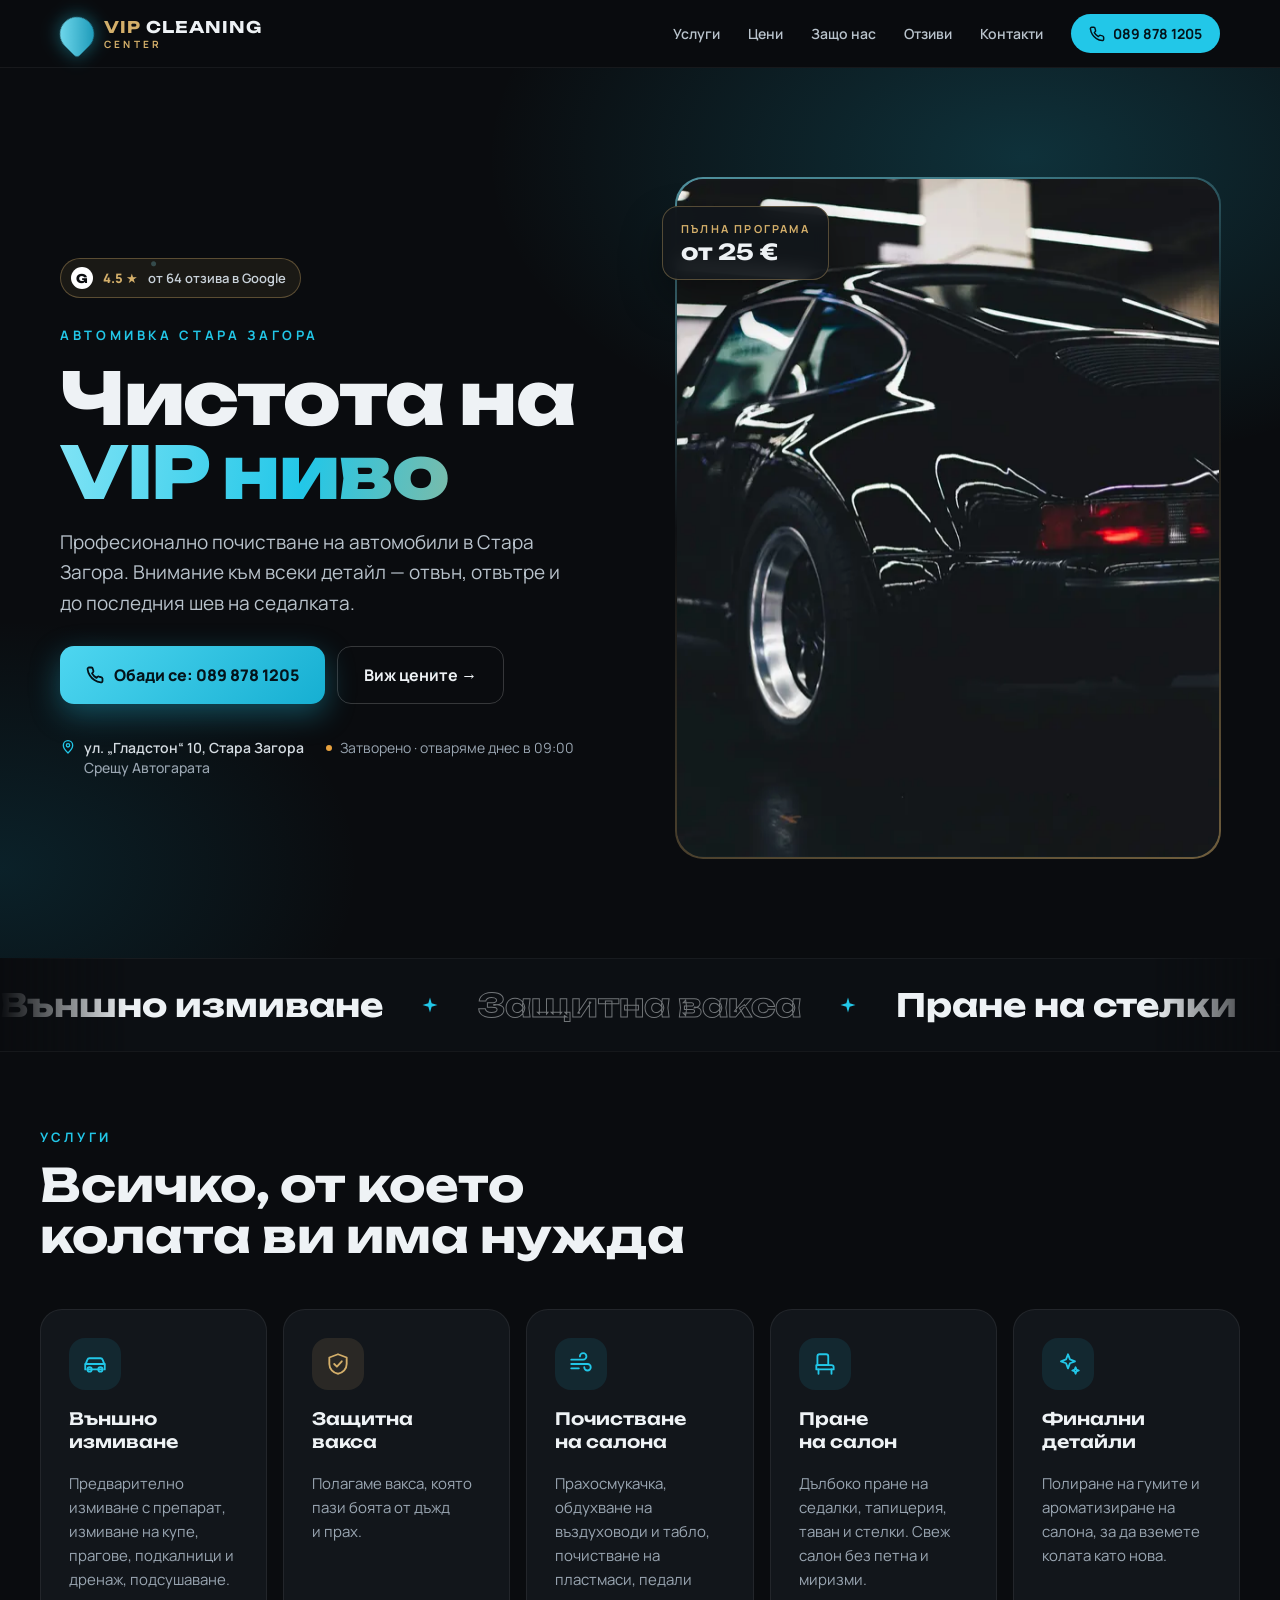
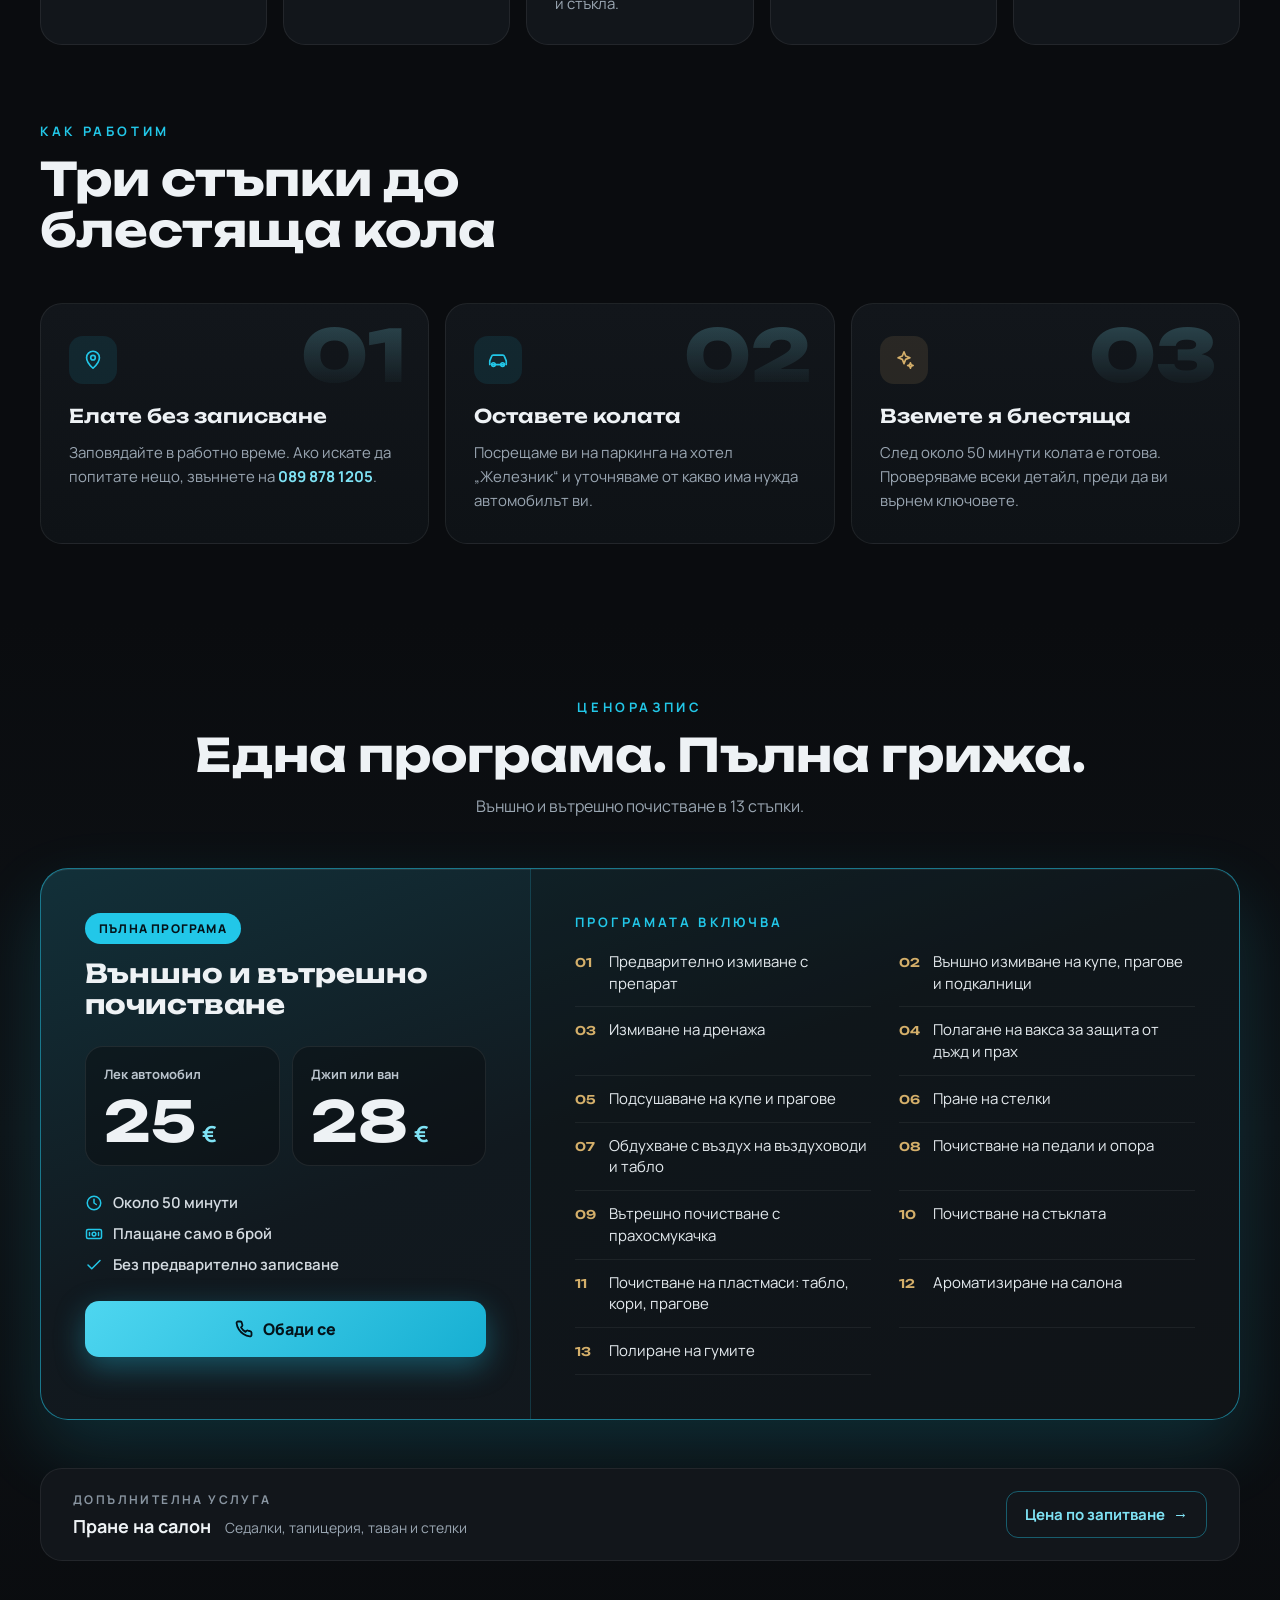
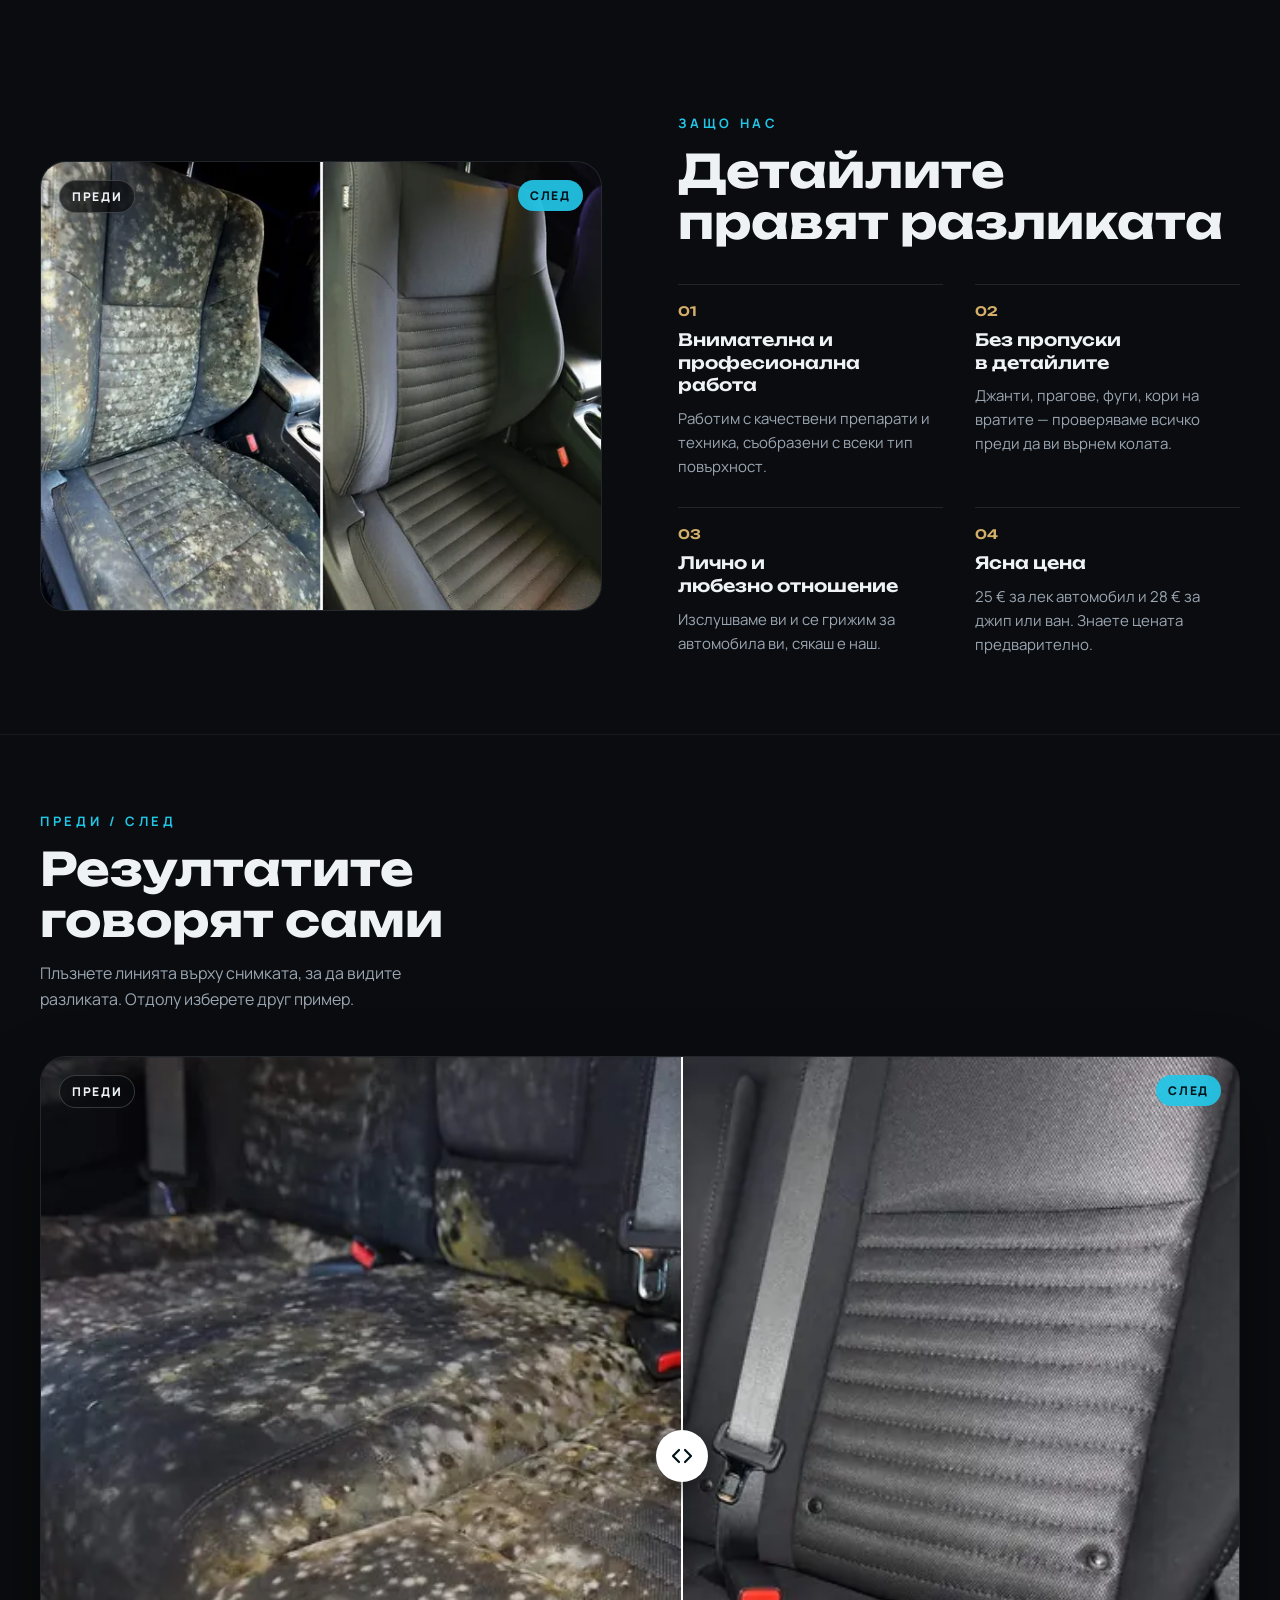
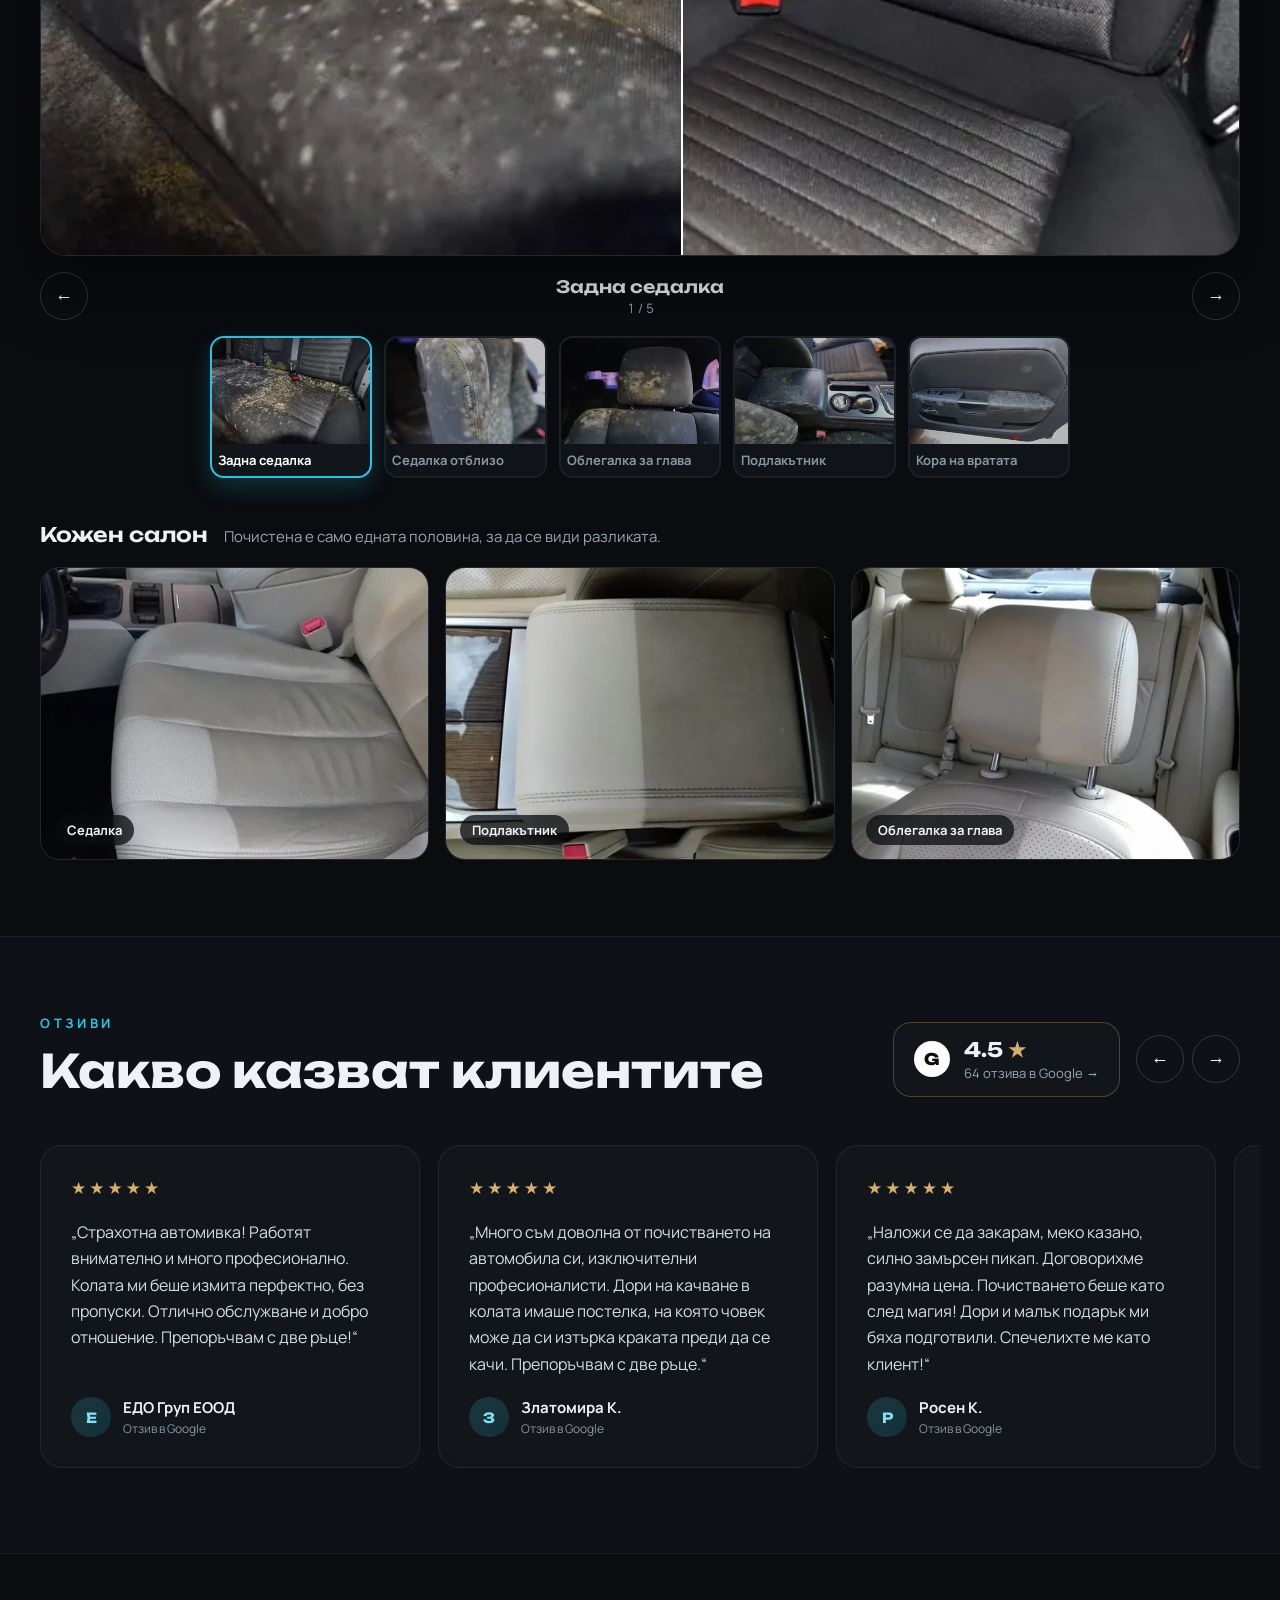
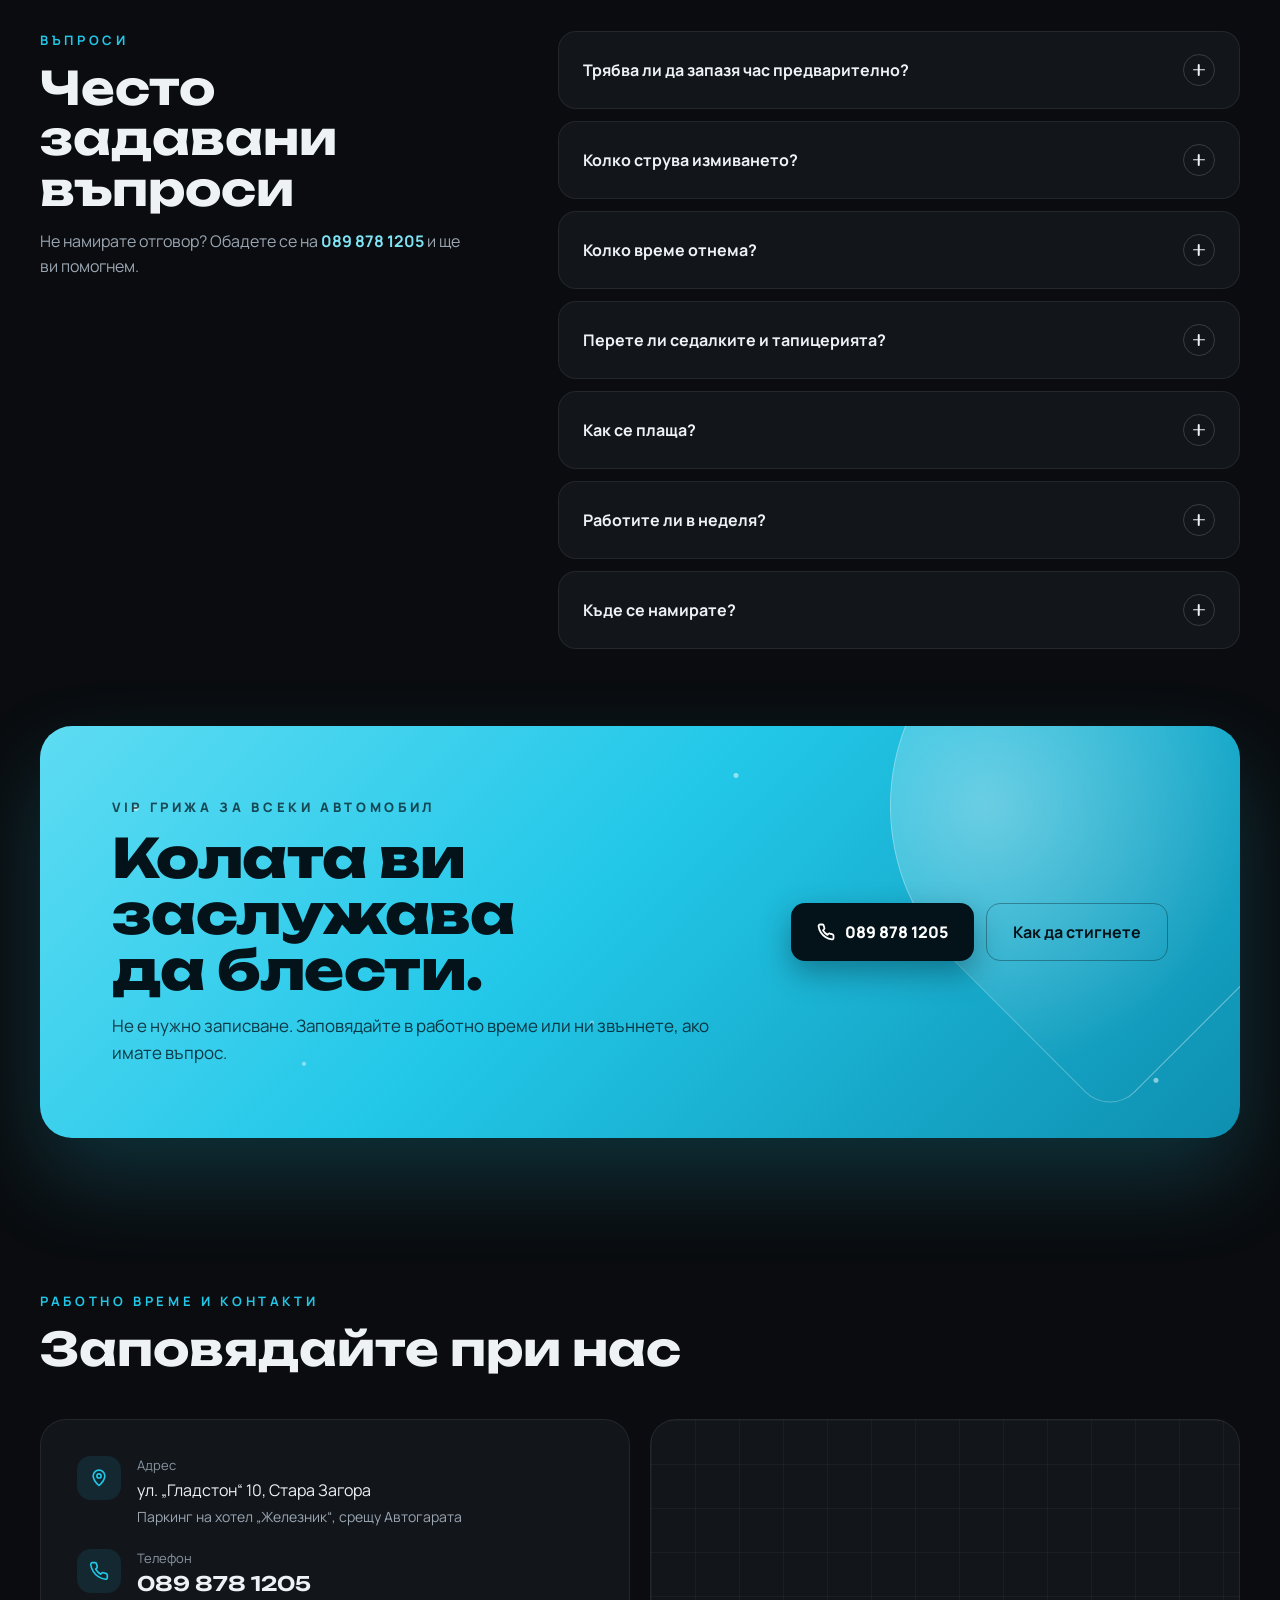
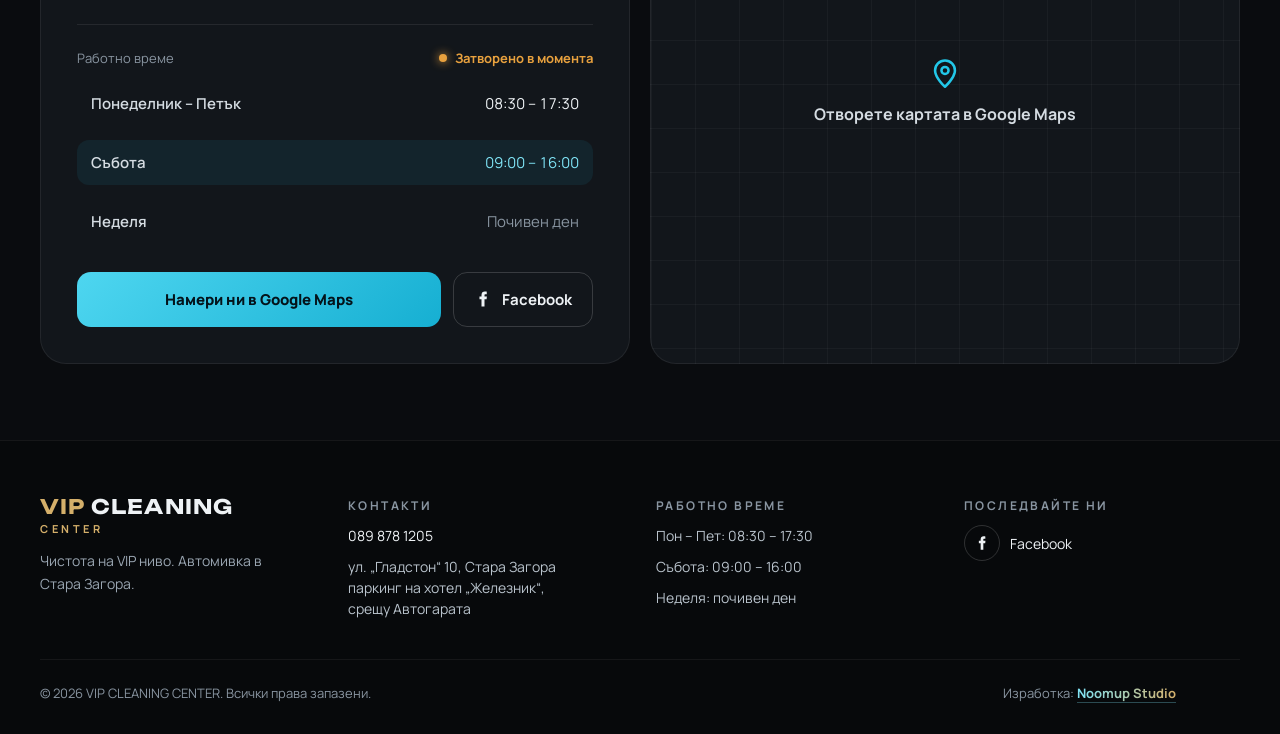
<file: index.html>
<!DOCTYPE html>
<html lang="bg">
<head>
<meta charset="utf-8">
<meta name="viewport" content="width=device-width, initial-scale=1">
<title>Автомивка Стара Загора — VIP CLEANING CENTER</title>
<meta name="description" content="Автомивка в Стара Загора, срещу Автогарата. Външно и вътрешно почистване за 25 € (джип или ван 28 €), пране на салон. Без записване. Тел. 089 878 1205.">
<meta name="theme-color" content="#0A0C0F">
<link rel="canonical" href="https://avtomivka.vip/">
<meta property="og:type" content="website">
<meta property="og:url" content="https://avtomivka.vip/">
<meta property="og:locale" content="bg_BG">
<meta property="og:site_name" content="VIP CLEANING CENTER">
<meta property="og:title" content="Автомивка Стара Загора — VIP CLEANING CENTER">
<meta property="og:description" content="Пълна програма за външно и вътрешно почистване за 25 €. Обадете се: 089 878 1205.">
<meta property="og:image" content="https://avtomivka.vip/images/og.jpg">
<meta property="og:image:width" content="1200">
<meta property="og:image:height" content="630">
<link rel="icon" href="favicon.svg" type="image/svg+xml">
<link rel="icon" href="favicon-32.png" type="image/png" sizes="32x32">
<link rel="apple-touch-icon" href="apple-touch-icon.png">
<link rel="manifest" href="site.webmanifest">
<link rel="preload" href="fonts/unbounded-cyrillic.woff2" as="font" type="font/woff2" crossorigin>
<link rel="preload" href="fonts/manrope-cyrillic.woff2" as="font" type="font/woff2" crossorigin>
<script>document.documentElement.classList.add('js');</script>
<link rel="stylesheet" href="styles.css">
<script type="application/ld+json">
{
  "@context": "https://schema.org",
  "@type": "AutoWash",
  "name": "VIP CLEANING CENTER",
  "alternateName": ["CLEANSING VIP CENTER", "Автомивка VIP CLEANING CENTER"],
  "url": "https://avtomivka.vip/",
  "image": "https://avtomivka.vip/images/og.jpg",
  "sameAs": ["https://www.facebook.com/vipcleansys"],
  "description": "Автомивка в Стара Загора: външно и вътрешно почистване на автомобили и пране на салон.",
  "telephone": "+359898781205",
  "priceRange": "€€",
  "paymentAccepted": "Cash",
  "currenciesAccepted": "EUR",
  "makesOffer": [
    { "@type": "Offer", "name": "Пълна програма — лек автомобил", "price": "25", "priceCurrency": "EUR" },
    { "@type": "Offer", "name": "Пълна програма — джип или ван", "price": "28", "priceCurrency": "EUR" }
  ],
  "address": {
    "@type": "PostalAddress",
    "streetAddress": "ул. „Гладстон“ 10",
    "addressLocality": "Стара Загора",
    "addressRegion": "Стара Загора",
    "addressCountry": "BG"
  },
  "geo": { "@type": "GeoCoordinates", "latitude": 42.4205, "longitude": 25.6325 },
  "hasMap": "https://www.google.com/maps/search/?api=1&query=VIP+CLEANING+CENTER+ул.+Гладстон+10+Стара+Загора",
  "areaServed": { "@type": "City", "name": "Стара Загора" },
  "openingHoursSpecification": [
    { "@type": "OpeningHoursSpecification", "dayOfWeek": ["Monday", "Tuesday", "Wednesday", "Thursday", "Friday"], "opens": "08:30", "closes": "17:30" },
    { "@type": "OpeningHoursSpecification", "dayOfWeek": "Saturday", "opens": "09:00", "closes": "16:00" }
  ]
}
</script>
<script type="application/ld+json">
{
  "@context": "https://schema.org",
  "@type": "FAQPage",
  "mainEntity": [
    {
      "@type": "Question",
      "name": "Трябва ли да запазя час предварително?",
      "acceptedAnswer": {
        "@type": "Answer",
        "text": "Не. Не записваме часове, просто заповядайте в работно време. Ако имате въпрос, звъннете на 089 878 1205."
      }
    },
    {
      "@type": "Question",
      "name": "Колко струва измиването?",
      "acceptedAnswer": {
        "@type": "Answer",
        "text": "Пълната програма струва 25 € за лек автомобил и 28 € за джип или ван. Включва външно и вътрешно почистване, вакса, пране на стелки, почистване на пластмаси и стъкла, ароматизиране и полиране на гумите."
      }
    },
    {
      "@type": "Question",
      "name": "Колко време отнема?",
      "acceptedAnswer": {
        "@type": "Answer",
        "text": "Около 50 минути за пълната програма."
      }
    },
    {
      "@type": "Question",
      "name": "Перете ли седалките и тапицерията?",
      "acceptedAnswer": {
        "@type": "Answer",
        "text": "Да. Прането на салона (седалки, тапицерия, таван и стелки) е допълнителна услуга. Цената зависи от автомобила, затова се обадете на 089 878 1205 за оферта."
      }
    },
    {
      "@type": "Question",
      "name": "Как се плаща?",
      "acceptedAnswer": {
        "@type": "Answer",
        "text": "Само в брой."
      }
    },
    {
      "@type": "Question",
      "name": "Работите ли в неделя?",
      "acceptedAnswer": {
        "@type": "Answer",
        "text": "Не. Работим от понеделник до петък от 08:30 до 17:30 и в събота от 09:00 до 16:00. Неделя е почивен ден."
      }
    },
    {
      "@type": "Question",
      "name": "Къде се намирате?",
      "acceptedAnswer": {
        "@type": "Answer",
        "text": "На ул. „Гладстон“ 10 в Стара Загора, на паркинга на хотел „Железник“, срещу Автогарата. Отворете в Google Maps"
      }
    }
  ]
}
</script>
</head>
<body>

<a class="skip-link" href="#main">Към съдържанието</a>

<!-- HEADER -->
<header class="site-header">
  <div class="container header-inner">
    <a href="#top" class="logo" aria-label="VIP CLEANING CENTER — начало">
      <span class="logo-drop" aria-hidden="true"></span>
      <span class="logo-text">
        <span class="logo-name"><span class="logo-vip">VIP</span> CLEANING</span>
        <span class="logo-sub">CENTER</span>
      </span>
    </a>
    <nav class="nav-desktop" aria-label="Основна навигация">
      <a href="#services">Услуги</a>
      <a href="#prices">Цени</a>
      <a href="#why">Защо нас</a>
      <a href="#reviews">Отзиви</a>
      <a href="#contact">Контакти</a>
      <a href="tel:+359898781205" class="btn-pill">
        <svg width="16" height="16" viewBox="0 0 24 24" fill="none" stroke="currentColor" stroke-width="2.2" stroke-linecap="round" stroke-linejoin="round" aria-hidden="true"><path d="M22 16.9v3a2 2 0 0 1-2.2 2 19.8 19.8 0 0 1-8.6-3.1 19.5 19.5 0 0 1-6-6A19.8 19.8 0 0 1 2.1 4.2 2 2 0 0 1 4.1 2h3a2 2 0 0 1 2 1.7c.1.9.4 1.8.7 2.7a2 2 0 0 1-.5 2.1L8 9.8a16 16 0 0 0 6 6l1.3-1.3a2 2 0 0 1 2.1-.4c.9.3 1.8.6 2.7.7a2 2 0 0 1 1.7 2z"/></svg>
        089 878 1205
      </a>
    </nav>
    <button class="menu-toggle" type="button" aria-label="Меню" aria-expanded="false" aria-controls="mobile-menu">
      <svg width="22" height="22" viewBox="0 0 24 24" fill="none" stroke="currentColor" stroke-width="2" stroke-linecap="round" aria-hidden="true"><path class="icon-open" d="M4 7h16M4 12h16M4 17h16"/><path class="icon-close" d="M6 6l12 12M18 6L6 18"/></svg>
    </button>
  </div>
  <div class="scroll-progress" aria-hidden="true"></div>
  <nav id="mobile-menu" class="nav-mobile" aria-label="Мобилна навигация" hidden>
    <a href="#services">Услуги</a>
    <a href="#prices">Цени</a>
    <a href="#why">Защо нас</a>
    <a href="#reviews">Отзиви</a>
    <a href="#contact">Контакти</a>
    <a href="tel:+359898781205" class="nav-mobile-call">Обади се: 089 878 1205</a>
  </nav>
</header>

<main id="main">

<!-- HERO -->
<section id="top" class="hero">
  <div class="hero-glow" aria-hidden="true"></div>
  <div class="hero-sparkles" aria-hidden="true"></div>
  <div class="container hero-grid">
    <div class="hero-copy" data-reveal>
      <a href="#reviews" class="rating-chip">
        <span class="g-badge" aria-hidden="true">G</span>
        <span class="rating-chip-score">4.5 ★</span>
        <span class="rating-chip-text">от 64 отзива в Google</span>
      </a>
      <div class="hero-heading">
        <h1><span class="eyebrow hero-eyebrow">Автомивка Стара Загора</span> <span class="h1-line">Чистота на</span> <span class="grad-text h1-line">VIP ниво</span></h1>
        <p class="hero-lead">Професионално почистване на автомобили в Стара Загора. Внимание към всеки детайл — отвън, отвътре и до последния шев на седалката.</p>
      </div>
      <div class="hero-actions">
        <a href="tel:+359898781205" class="btn btn-primary btn-lg">
          <svg width="18" height="18" viewBox="0 0 24 24" fill="none" stroke="currentColor" stroke-width="2.4" stroke-linecap="round" stroke-linejoin="round" aria-hidden="true"><path d="M22 16.9v3a2 2 0 0 1-2.2 2 19.8 19.8 0 0 1-8.6-3.1 19.5 19.5 0 0 1-6-6A19.8 19.8 0 0 1 2.1 4.2 2 2 0 0 1 4.1 2h3a2 2 0 0 1 2 1.7c.1.9.4 1.8.7 2.7a2 2 0 0 1-.5 2.1L8 9.8a16 16 0 0 0 6 6l1.3-1.3a2 2 0 0 1 2.1-.4c.9.3 1.8.6 2.7.7a2 2 0 0 1 1.7 2z"/></svg>
          Обади се: 089 878 1205
        </a>
        <a href="#prices" class="btn btn-ghost btn-lg">Виж цените →</a>
      </div>
      <div class="hero-facts">
        <a class="hero-address" href="https://www.google.com/maps/search/?api=1&amp;query=VIP+CLEANING+CENTER+ул.+Гладстон+10+Стара+Загора" target="_blank" rel="noopener">
          <svg width="16" height="16" viewBox="0 0 24 24" fill="none" stroke="currentColor" stroke-width="2" stroke-linecap="round" stroke-linejoin="round" aria-hidden="true"><path d="M12 21s-7-6.2-7-11.5A7 7 0 0 1 19 9.5C19 14.8 12 21 12 21z"/><circle cx="12" cy="9.5" r="2.5"/></svg>
          <span>ул. „Гладстон“ 10, Стара Загора<span class="hero-address-note">Срещу Автогарата</span></span>
        </a>
        <span id="hero-status"><span class="dot" aria-hidden="true"></span><span class="hero-status-text">Пон–Съб от 08:30</span></span>
      </div>
    </div>
    <div class="hero-visual" data-reveal>
      <div class="hero-frame" aria-hidden="true"></div>
      <div class="photo photo-hero">
        <picture>
          <source type="image/webp" srcset="images/hero-600.webp 600w, images/hero-800.webp 800w, images/hero-1100.webp 1100w" sizes="(max-width: 960px) calc(100vw - 40px), 560px">
          <img src="images/hero-1100.jpg" srcset="images/hero-600.jpg 600w, images/hero-800.jpg 800w, images/hero-1100.jpg 1100w" sizes="(max-width: 960px) calc(100vw - 40px), 560px" width="1100" height="1375" alt="Лъскав черен автомобил с отблясъци от осветлението" fetchpriority="high">
        </picture>
        <span class="photo-shine" aria-hidden="true"></span>
      </div>
      <div class="vip-badge">
        <span class="vip-badge-label">ПЪЛНА ПРОГРАМА</span>
        <span class="vip-badge-price">от 25 €</span>
      </div>
    </div>
  </div>
</section>

<!-- SERVICES MARQUEE -->
<div class="marquee" aria-hidden="true">
  <div class="marquee-track">
    <div class="marquee-group"><span class="marquee-item">Външно измиване</span><svg class="marquee-star" width="18" height="18" viewBox="0 0 24 24" fill="currentColor"><path d="M12 2l2.2 7.8L22 12l-7.8 2.2L12 22l-2.2-7.8L2 12l7.8-2.2z"/></svg><span class="marquee-item">Защитна вакса</span><svg class="marquee-star" width="18" height="18" viewBox="0 0 24 24" fill="currentColor"><path d="M12 2l2.2 7.8L22 12l-7.8 2.2L12 22l-2.2-7.8L2 12l7.8-2.2z"/></svg><span class="marquee-item">Пране на стелки</span><svg class="marquee-star" width="18" height="18" viewBox="0 0 24 24" fill="currentColor"><path d="M12 2l2.2 7.8L22 12l-7.8 2.2L12 22l-2.2-7.8L2 12l7.8-2.2z"/></svg><span class="marquee-item">Почистване на салона</span><svg class="marquee-star" width="18" height="18" viewBox="0 0 24 24" fill="currentColor"><path d="M12 2l2.2 7.8L22 12l-7.8 2.2L12 22l-2.2-7.8L2 12l7.8-2.2z"/></svg><span class="marquee-item">Ароматизиране</span><svg class="marquee-star" width="18" height="18" viewBox="0 0 24 24" fill="currentColor"><path d="M12 2l2.2 7.8L22 12l-7.8 2.2L12 22l-2.2-7.8L2 12l7.8-2.2z"/></svg><span class="marquee-item">VIP грижа</span><svg class="marquee-star" width="18" height="18" viewBox="0 0 24 24" fill="currentColor"><path d="M12 2l2.2 7.8L22 12l-7.8 2.2L12 22l-2.2-7.8L2 12l7.8-2.2z"/></svg></div>
    <div class="marquee-group"><span class="marquee-item">Външно измиване</span><svg class="marquee-star" width="18" height="18" viewBox="0 0 24 24" fill="currentColor"><path d="M12 2l2.2 7.8L22 12l-7.8 2.2L12 22l-2.2-7.8L2 12l7.8-2.2z"/></svg><span class="marquee-item">Защитна вакса</span><svg class="marquee-star" width="18" height="18" viewBox="0 0 24 24" fill="currentColor"><path d="M12 2l2.2 7.8L22 12l-7.8 2.2L12 22l-2.2-7.8L2 12l7.8-2.2z"/></svg><span class="marquee-item">Пране на стелки</span><svg class="marquee-star" width="18" height="18" viewBox="0 0 24 24" fill="currentColor"><path d="M12 2l2.2 7.8L22 12l-7.8 2.2L12 22l-2.2-7.8L2 12l7.8-2.2z"/></svg><span class="marquee-item">Почистване на салона</span><svg class="marquee-star" width="18" height="18" viewBox="0 0 24 24" fill="currentColor"><path d="M12 2l2.2 7.8L22 12l-7.8 2.2L12 22l-2.2-7.8L2 12l7.8-2.2z"/></svg><span class="marquee-item">Ароматизиране</span><svg class="marquee-star" width="18" height="18" viewBox="0 0 24 24" fill="currentColor"><path d="M12 2l2.2 7.8L22 12l-7.8 2.2L12 22l-2.2-7.8L2 12l7.8-2.2z"/></svg><span class="marquee-item">VIP грижа</span><svg class="marquee-star" width="18" height="18" viewBox="0 0 24 24" fill="currentColor"><path d="M12 2l2.2 7.8L22 12l-7.8 2.2L12 22l-2.2-7.8L2 12l7.8-2.2z"/></svg></div>
  </div>
</div>

<!-- SERVICES -->
<section id="services" class="section section-bordered">
  <div class="container stack-48">
    <div class="section-head" data-reveal>
      <p class="eyebrow">Услуги</p>
      <h2>Всичко, от което колата ви има нужда</h2>
    </div>
    <div class="services-grid">
      <article class="service-card spotlight" data-reveal>
        <span class="icon-tile"><svg width="26" height="26" viewBox="0 0 24 24" fill="none" stroke="currentColor" stroke-width="1.7" stroke-linecap="round" stroke-linejoin="round" aria-hidden="true"><path d="M5 17h14M3 17v-4l2-5a2 2 0 0 1 2-1.3h10a2 2 0 0 1 2 1.3l2 5v4"/><circle cx="7" cy="17" r="2"/><circle cx="17" cy="17" r="2"/><path d="M3 12h18"/></svg></span>
        <h3>Външно измиване</h3>
        <p>Предварително измиване с препарат, измиване на купе, прагове, подкалници и дренаж, подсушаване.</p>
      </article>
      <article class="service-card service-card-gold spotlight" data-reveal>
        <span class="icon-tile icon-tile-gold"><svg width="26" height="26" viewBox="0 0 24 24" fill="none" stroke="currentColor" stroke-width="1.7" stroke-linecap="round" stroke-linejoin="round" aria-hidden="true"><path d="M12 3l8 3v6c0 4.5-3.4 8.3-8 9-4.6-.7-8-4.5-8-9V6z"/><path d="M8.5 12l2.5 2.5 4.5-5"/></svg></span>
        <h3>Защитна вакса</h3>
        <p>Полагаме вакса, която пази боята от дъжд и прах.</p>
      </article>
      <article class="service-card spotlight" data-reveal>
        <span class="icon-tile"><svg width="26" height="26" viewBox="0 0 24 24" fill="none" stroke="currentColor" stroke-width="1.7" stroke-linecap="round" stroke-linejoin="round" aria-hidden="true"><path d="M3 8h11a3 3 0 1 0-3-3"/><path d="M3 12h15a3 3 0 1 1-3 3"/><path d="M3 16h7"/></svg></span>
        <h3>Почистване на салона</h3>
        <p>Прахосмукачка, обдухване на въздуховоди и табло, почистване на пластмаси, педали и стъкла.</p>
      </article>
      <article class="service-card spotlight" data-reveal>
        <span class="icon-tile"><svg width="26" height="26" viewBox="0 0 24 24" fill="none" stroke="currentColor" stroke-width="1.7" stroke-linecap="round" stroke-linejoin="round" aria-hidden="true"><path d="M7 3h6a2 2 0 0 1 2 2v8H5V5a2 2 0 0 1 2-2z"/><path d="M4 13h14a2 2 0 0 1 2 2v2H4z"/><path d="M6 17v4M18 17v4"/></svg></span>
        <h3>Пране на салон</h3>
        <p>Дълбоко пране на седалки, тапицерия, таван и стелки. Свеж салон без петна и миризми.</p>
      </article>
      <article class="service-card spotlight" data-reveal>
        <span class="icon-tile"><svg width="26" height="26" viewBox="0 0 24 24" fill="none" stroke="currentColor" stroke-width="1.7" stroke-linecap="round" stroke-linejoin="round" aria-hidden="true"><path d="M12 3l1.8 4.7L18.5 9.5l-4.7 1.8L12 16l-1.8-4.7L5.5 9.5l4.7-1.8z"/><path d="M19 15l.8 2.2L22 18l-2.2.8L19 21l-.8-2.2L16 18l2.2-.8z"/></svg></span>
        <h3>Финални детайли</h3>
        <p>Полиране на гумите и ароматизиране на салона, за да вземете колата като нова.</p>
      </article>
    </div>
  </div>
</section>

<!-- PROCESS -->
<section id="process" class="section section-process">
  <div class="container stack-48">
    <div class="section-head" data-reveal>
      <p class="eyebrow">Как работим</p>
      <h2>Три стъпки до блестяща кола</h2>
    </div>
    <ol class="steps">
      <li class="step" data-reveal>
        <span class="step-num" aria-hidden="true">01</span>
        <span class="step-icon" aria-hidden="true"><svg width="22" height="22" viewBox="0 0 24 24" fill="none" stroke="currentColor" stroke-width="1.8" stroke-linecap="round" stroke-linejoin="round"><path d="M12 21s-7-6.2-7-11.5A7 7 0 0 1 19 9.5C19 14.8 12 21 12 21z"/><circle cx="12" cy="9.5" r="2.5"/></svg></span>
        <h3>Елате без записване</h3>
        <p>Заповядайте в работно време. Ако искате да попитате нещо, звъннете на <a href="tel:+359898781205">089 878 1205</a>.</p>
      </li>
      <li class="step" data-reveal>
        <span class="step-num" aria-hidden="true">02</span>
        <span class="step-icon" aria-hidden="true"><svg width="22" height="22" viewBox="0 0 24 24" fill="none" stroke="currentColor" stroke-width="1.8" stroke-linecap="round" stroke-linejoin="round"><path d="M5 17h14M3 17v-4l2-5a2 2 0 0 1 2-1.3h10a2 2 0 0 1 2 1.3l2 5v4"/><circle cx="7" cy="17" r="2"/><circle cx="17" cy="17" r="2"/></svg></span>
        <h3>Оставете колата</h3>
        <p>Посрещаме ви на паркинга на хотел „Железник“ и уточняваме от какво има нужда автомобилът ви.</p>
      </li>
      <li class="step" data-reveal>
        <span class="step-num" aria-hidden="true">03</span>
        <span class="step-icon step-icon-gold" aria-hidden="true"><svg width="22" height="22" viewBox="0 0 24 24" fill="none" stroke="currentColor" stroke-width="1.8" stroke-linecap="round" stroke-linejoin="round"><path d="M12 3l1.8 4.7L18.5 9.5l-4.7 1.8L12 16l-1.8-4.7L5.5 9.5l4.7-1.8z"/><path d="M19 15l.8 2.2L22 18l-2.2.8L19 21l-.8-2.2L16 18l2.2-.8z"/></svg></span>
        <h3>Вземете я блестяща</h3>
        <p>След около 50 минути колата е готова. Проверяваме всеки детайл, преди да ви върнем ключовете.</p>
      </li>
    </ol>
  </div>
</section>

<!-- PRICES -->
<section id="prices" class="section section-prices">
  <div class="prices-glow" aria-hidden="true"></div>
  <div class="container stack-48 relative">
    <div class="section-head section-head-center" data-reveal>
      <p class="eyebrow">Ценоразпис</p>
      <h2>Една програма. Пълна грижа.</h2>
      <p class="section-lead">Външно и вътрешно почистване в 13 стъпки.</p>
    </div>
    <div class="program spotlight" data-reveal>
      <div class="program-main">
        <div class="program-head">
          <span class="program-flag">ПЪЛНА ПРОГРАМА</span>
          <h3 class="program-name">Външно и вътрешно почистване</h3>
        </div>
        <div class="program-prices">
          <div class="price-option">
            <span class="price-label">Лек автомобил</span>
            <span class="price-value"><span class="price-amount">25</span><span class="price-currency">€</span></span>
          </div>
          <div class="price-option">
            <span class="price-label">Джип или ван</span>
            <span class="price-value"><span class="price-amount">28</span><span class="price-currency">€</span></span>
          </div>
        </div>
        <div class="program-meta">
          <p class="program-time"><svg width="18" height="18" viewBox="0 0 24 24" fill="none" stroke="currentColor" stroke-width="2" stroke-linecap="round" stroke-linejoin="round" aria-hidden="true"><circle cx="12" cy="12" r="9"/><path d="M12 7v5l3 2"/></svg> Около 50 минути</p>
          <p class="program-time"><svg width="18" height="18" viewBox="0 0 24 24" fill="none" stroke="currentColor" stroke-width="2" stroke-linecap="round" stroke-linejoin="round" aria-hidden="true"><rect x="2" y="6" width="20" height="12" rx="2"/><circle cx="12" cy="12" r="2.5"/><path d="M6 10v4M18 10v4"/></svg> Плащане само в брой</p>
          <p class="program-time"><svg width="18" height="18" viewBox="0 0 24 24" fill="none" stroke="currentColor" stroke-width="2" stroke-linecap="round" stroke-linejoin="round" aria-hidden="true"><path d="M20 6L9 17l-5-5"/></svg> Без предварително записване</p>
        </div>
        <a href="tel:+359898781205" class="btn btn-primary btn-lg">
          <svg width="18" height="18" viewBox="0 0 24 24" fill="none" stroke="currentColor" stroke-width="2.4" stroke-linecap="round" stroke-linejoin="round" aria-hidden="true"><path d="M22 16.9v3a2 2 0 0 1-2.2 2 19.8 19.8 0 0 1-8.6-3.1 19.5 19.5 0 0 1-6-6A19.8 19.8 0 0 1 2.1 4.2 2 2 0 0 1 4.1 2h3a2 2 0 0 1 2 1.7c.1.9.4 1.8.7 2.7a2 2 0 0 1-.5 2.1L8 9.8a16 16 0 0 0 6 6l1.3-1.3a2 2 0 0 1 2.1-.4c.9.3 1.8.6 2.7.7a2 2 0 0 1 1.7 2z"/></svg>
          Обади се
        </a>
      </div>
      <div class="program-details">
        <p class="program-list-title">Програмата включва</p>
        <ol class="program-list">
          <li>Предварително измиване с препарат</li>
          <li>Външно измиване на купе, прагове и подкалници</li>
          <li>Измиване на дренажа</li>
          <li>Полагане на вакса за защита от дъжд и прах</li>
          <li>Подсушаване на купе и прагове</li>
          <li>Пране на стелки</li>
          <li>Обдухване с въздух на въздуховоди и табло</li>
          <li>Почистване на педали и опора</li>
          <li>Вътрешно почистване с прахосмукачка</li>
          <li>Почистване на стъклата</li>
          <li>Почистване на пластмаси: табло, кори, прагове</li>
          <li>Ароматизиране на салона</li>
          <li>Полиране на гумите</li>
        </ol>
      </div>
    </div>
    <div class="extra-bar" data-reveal>
      <div class="extra-bar-text">
        <span class="extra-bar-label">Допълнителна услуга</span>
        <span class="extra-bar-name">Пране на салон</span>
        <span class="extra-bar-desc">Седалки, тапицерия, таван и стелки</span>
      </div>
      <a href="tel:+359898781205" class="extra-cta">Цена по запитване <span aria-hidden="true">→</span></a>
    </div>
  </div>
</section>

<!-- WHY US -->
<section id="why" class="section">
  <div class="container why-grid">
    <div class="photo photo-why" data-reveal>
      <picture>
        <source type="image/webp" srcset="images/why-600.webp 600w, images/why-800.webp 800w, images/why-1100.webp 1100w" sizes="(max-width: 960px) calc(100vw - 40px), 560px">
        <img src="images/why-1100.jpg" srcset="images/why-600.jpg 600w, images/why-800.jpg 800w, images/why-1100.jpg 1100w" sizes="(max-width: 960px) calc(100vw - 40px), 560px" width="1100" height="880" alt="Предна седалка преди и след почистване на салона" loading="lazy">
      </picture>
      <span class="ba-label ba-label-before" aria-hidden="true">Преди</span>
      <span class="ba-label ba-label-after" aria-hidden="true">След</span>
    </div>
    <div class="stack-36">
      <div class="section-head" data-reveal>
        <p class="eyebrow">Защо нас</p>
        <h2>Детайлите правят разликата</h2>
      </div>
      <div class="reasons-grid">
        <div class="reason" data-reveal>
          <span class="reason-num">01</span>
          <h3>Внимателна и професионална работа</h3>
          <p>Работим с качествени препарати и техника, съобразени с всеки тип повърхност.</p>
        </div>
        <div class="reason" data-reveal>
          <span class="reason-num">02</span>
          <h3>Без пропуски в детайлите</h3>
          <p>Джанти, прагове, фуги, кори на вратите — проверяваме всичко преди да ви върнем колата.</p>
        </div>
        <div class="reason" data-reveal>
          <span class="reason-num">03</span>
          <h3>Лично и любезно отношение</h3>
          <p>Изслушваме ви и се грижим за автомобила ви, сякаш е наш.</p>
        </div>
        <div class="reason" data-reveal>
          <span class="reason-num">04</span>
          <h3>Ясна цена</h3>
          <p>25 € за лек автомобил и 28 € за джип или ван. Знаете цената предварително.</p>
        </div>
      </div>
    </div>
  </div>
</section>

<!-- RESULTS -->
<section id="results" class="section section-results">
  <div class="container stack-44">
    <div class="results-head" data-reveal>
      <div class="section-head">
        <p class="eyebrow">Преди / След</p>
        <h2>Резултатите говорят сами</h2>
      </div>
      <p class="section-lead">Плъзнете линията върху снимката, за да видите разликата. Отдолу изберете друг пример.</p>
    </div>
    <div class="ba-wrap" data-reveal>
      <div class="ba" style="--pos: 50%">
        <img class="ba-img ba-after" src="images/results/rear-seat-after-1200.webp" srcset="images/results/rear-seat-after-700.webp 700w, images/results/rear-seat-after-1200.webp 1200w" sizes="(max-width: 1240px) calc(100vw - 40px), 1200px" width="1200" height="800" alt="След почистване: задна седалка" loading="lazy" draggable="false">
        <img class="ba-img ba-before" src="images/results/rear-seat-before-1200.webp" srcset="images/results/rear-seat-before-700.webp 700w, images/results/rear-seat-before-1200.webp 1200w" sizes="(max-width: 1240px) calc(100vw - 40px), 1200px" width="1200" height="800" alt="Преди почистване: задна седалка" loading="lazy" draggable="false">
        <span class="ba-label ba-label-before" aria-hidden="true">Преди</span>
        <span class="ba-label ba-label-after" aria-hidden="true">След</span>
        <input class="ba-range" type="range" min="0" max="100" value="50" aria-label="Плъзнете, за да сравните преди и след">
        <span class="ba-handle" aria-hidden="true"><svg width="22" height="22" viewBox="0 0 24 24" fill="none" stroke="currentColor" stroke-width="2.2" stroke-linecap="round" stroke-linejoin="round"><path d="M9 6l-6 6 6 6M15 6l6 6-6 6"/></svg></span>
      </div>
      <div class="ba-nav">
        <button type="button" class="round-btn ba-prev" aria-label="Предишен пример">←</button>
        <p class="ba-caption" aria-live="polite"><span class="ba-caption-label">Задна седалка</span><span class="ba-caption-count">1 / 5</span></p>
        <button type="button" class="round-btn ba-next" aria-label="Следващ пример">→</button>
      </div>
      <div class="ba-thumbs">
        <button type="button" class="ba-thumb is-active" aria-pressed="true" aria-label="Пример 1: Задна седалка" data-before="images/results/rear-seat-before-700.webp 700w, images/results/rear-seat-before-1200.webp 1200w" data-after="images/results/rear-seat-after-700.webp 700w, images/results/rear-seat-after-1200.webp 1200w" data-label="Задна седалка">
          <img src="images/results/rear-seat-thumb.webp" alt="" width="300" height="200" loading="lazy">
          <span>Задна седалка</span>
        </button>
        <button type="button" class="ba-thumb" aria-pressed="false" aria-label="Пример 2: Седалка отблизо" data-before="images/results/seat-detail-before-700.webp 700w, images/results/seat-detail-before-1200.webp 1200w" data-after="images/results/seat-detail-after-700.webp 700w, images/results/seat-detail-after-1200.webp 1200w" data-label="Седалка отблизо">
          <img src="images/results/seat-detail-thumb.webp" alt="" width="300" height="200" loading="lazy">
          <span>Седалка отблизо</span>
        </button>
        <button type="button" class="ba-thumb" aria-pressed="false" aria-label="Пример 3: Облегалка за глава" data-before="images/results/headrest-before-700.webp 700w, images/results/headrest-before-1200.webp 1200w" data-after="images/results/headrest-after-700.webp 700w, images/results/headrest-after-1200.webp 1200w" data-label="Облегалка за глава">
          <img src="images/results/headrest-thumb.webp" alt="" width="300" height="200" loading="lazy">
          <span>Облегалка за глава</span>
        </button>
        <button type="button" class="ba-thumb" aria-pressed="false" aria-label="Пример 4: Подлакътник" data-before="images/results/console-before-700.webp 700w, images/results/console-before-1200.webp 1200w" data-after="images/results/console-after-700.webp 700w, images/results/console-after-1200.webp 1200w" data-label="Подлакътник">
          <img src="images/results/console-thumb.webp" alt="" width="300" height="200" loading="lazy">
          <span>Подлакътник</span>
        </button>
        <button type="button" class="ba-thumb" aria-pressed="false" aria-label="Пример 5: Кора на вратата" data-before="images/results/door-before-700.webp 700w, images/results/door-before-1200.webp 1200w" data-after="images/results/door-after-700.webp 700w, images/results/door-after-1200.webp 1200w" data-label="Кора на вратата">
          <img src="images/results/door-thumb.webp" alt="" width="300" height="200" loading="lazy">
          <span>Кора на вратата</span>
        </button>
      </div>
    </div>
    <div class="half-row" data-reveal>
      <div class="half-head">
        <h3>Кожен салон</h3>
        <p>Почистена е само едната половина, за да се види разликата.</p>
      </div>
      <div class="half-grid">
        <figure class="half-card">
          <img src="images/results/leather-seat-480.webp" srcset="images/results/leather-seat-480.webp 480w, images/results/leather-seat-720.webp 720w" sizes="(max-width: 700px) 100vw, 380px" width="480" height="360" alt="Кожен салон, седалка: почистена е само едната половина" loading="lazy">
          <figcaption>Седалка</figcaption>
        </figure>
        <figure class="half-card">
          <img src="images/results/leather-armrest-480.webp" srcset="images/results/leather-armrest-480.webp 480w, images/results/leather-armrest-800.webp 800w" sizes="(max-width: 700px) 100vw, 380px" width="480" height="360" alt="Кожен салон, подлакътник: почистена е само едната половина" loading="lazy">
          <figcaption>Подлакътник</figcaption>
        </figure>
        <figure class="half-card">
          <img src="images/results/leather-headrest-480.webp" srcset="images/results/leather-headrest-480.webp 480w, images/results/leather-headrest-800.webp 800w" sizes="(max-width: 700px) 100vw, 380px" width="480" height="360" alt="Кожен салон, облегалка за глава: почистена е само едната половина" loading="lazy">
          <figcaption>Облегалка за глава</figcaption>
        </figure>
      </div>
    </div>
  </div>
</section>

<!-- REVIEWS -->
<section id="reviews" class="section section-reviews">
  <div class="container stack-44">
    <div class="reviews-head" data-reveal>
      <div class="section-head">
        <p class="eyebrow">Отзиви</p>
        <h2>Какво казват клиентите</h2>
      </div>
      <div class="reviews-tools">
        <a class="rating-card" href="https://www.google.com/maps/search/?api=1&amp;query=VIP+CLEANING+CENTER+ул.+Гладстон+10+Стара+Загора" target="_blank" rel="noopener">
          <span class="g-badge g-badge-lg" aria-hidden="true">G</span>
          <span class="rating-card-text">
            <span class="rating-card-score">4.5 <span class="gold">★</span></span>
            <span class="rating-card-count">64 отзива в Google →</span>
          </span>
        </a>
        <div class="carousel-nav">
          <button type="button" class="round-btn" data-carousel="prev" aria-label="Назад">←</button>
          <button type="button" class="round-btn" data-carousel="next" aria-label="Напред">→</button>
        </div>
      </div>
    </div>
    <div class="reviews-track" tabindex="0" aria-label="Отзиви от клиенти">
      <figure class="review">
        <span class="stars" aria-label="5 от 5 звезди">★★★★★</span>
        <blockquote>„Страхотна автомивка! Работят внимателно и много професионално. Колата ми беше измита перфектно, без пропуски. Отлично обслужване и добро отношение. Препоръчвам с две ръце!“</blockquote>
        <figcaption>
          <span class="avatar" aria-hidden="true">Е</span>
          <span class="review-author"><span class="review-name">ЕДО Груп ЕООД</span><span class="review-source">Отзив в Google</span></span>
        </figcaption>
      </figure>
      <figure class="review">
        <span class="stars" aria-label="5 от 5 звезди">★★★★★</span>
        <blockquote>„Много съм доволна от почистването на автомобила си, изключителни професионалисти. Дори на качване в колата имаше постелка, на която човек може да си изтърка краката преди да се качи. Препоръчвам с две ръце.“</blockquote>
        <figcaption>
          <span class="avatar" aria-hidden="true">З</span>
          <span class="review-author"><span class="review-name">Златомира К.</span><span class="review-source">Отзив в Google</span></span>
        </figcaption>
      </figure>
      <figure class="review">
        <span class="stars" aria-label="5 от 5 звезди">★★★★★</span>
        <blockquote>„Наложи се да закарам, меко казано, силно замърсен пикап. Договорихме разумна цена. Почистването беше като след магия! Дори и малък подарък ми бяха подготвили. Спечелихте ме като клиент!“</blockquote>
        <figcaption>
          <span class="avatar" aria-hidden="true">Р</span>
          <span class="review-author"><span class="review-name">Росен К.</span><span class="review-source">Отзив в Google</span></span>
        </figcaption>
      </figure>
      <figure class="review">
        <span class="stars" aria-label="5 от 5 звезди">★★★★★</span>
        <blockquote>„Great carwash!“</blockquote>
        <figcaption>
          <span class="avatar" aria-hidden="true">D</span>
          <span class="review-author"><span class="review-name">Dimitar K.</span><span class="review-source">Отзив в Google</span></span>
        </figcaption>
      </figure>
    </div>
  </div>
</section>

<!-- FAQ -->
<section id="faq" class="section">
  <div class="container faq-grid">
    <div class="section-head faq-head" data-reveal>
      <p class="eyebrow">Въпроси</p>
      <h2>Често задавани въпроси</h2>
      <p class="section-lead">Не намирате отговор? Обадете се на <a href="tel:+359898781205">089 878 1205</a> и ще ви помогнем.</p>
    </div>
    <div class="faq-list">
      <details class="faq-item" data-reveal>
        <summary>Трябва ли да запазя час предварително?<span class="faq-icon" aria-hidden="true"></span></summary>
        <div class="faq-answer"><p>Не. Не записваме часове, просто заповядайте в работно време. Ако имате въпрос, звъннете на <a href="tel:+359898781205">089 878 1205</a>.</p></div>
      </details>
      <details class="faq-item" data-reveal>
        <summary>Колко струва измиването?<span class="faq-icon" aria-hidden="true"></span></summary>
        <div class="faq-answer"><p>Пълната програма струва <strong>25 €</strong> за лек автомобил и <strong>28 €</strong> за джип или ван. Включва външно и вътрешно почистване, вакса, пране на стелки, почистване на пластмаси и стъкла, ароматизиране и полиране на гумите.</p></div>
      </details>
      <details class="faq-item" data-reveal>
        <summary>Колко време отнема?<span class="faq-icon" aria-hidden="true"></span></summary>
        <div class="faq-answer"><p>Около 50 минути за пълната програма.</p></div>
      </details>
      <details class="faq-item" data-reveal>
        <summary>Перете ли седалките и тапицерията?<span class="faq-icon" aria-hidden="true"></span></summary>
        <div class="faq-answer"><p>Да. Прането на салона (седалки, тапицерия, таван и стелки) е допълнителна услуга. Цената зависи от автомобила, затова се обадете на <a href="tel:+359898781205">089 878 1205</a> за оферта.</p></div>
      </details>
      <details class="faq-item" data-reveal>
        <summary>Как се плаща?<span class="faq-icon" aria-hidden="true"></span></summary>
        <div class="faq-answer"><p>Само в брой.</p></div>
      </details>
      <details class="faq-item" data-reveal>
        <summary>Работите ли в неделя?<span class="faq-icon" aria-hidden="true"></span></summary>
        <div class="faq-answer"><p>Не. Работим от понеделник до петък от 08:30 до 17:30 и в събота от 09:00 до 16:00. Неделя е почивен ден.</p></div>
      </details>
      <details class="faq-item" data-reveal>
        <summary>Къде се намирате?<span class="faq-icon" aria-hidden="true"></span></summary>
        <div class="faq-answer"><p>На ул. „Гладстон“ 10 в Стара Загора, на паркинга на хотел „Железник“, срещу Автогарата. <a href="https://www.google.com/maps/search/?api=1&amp;query=VIP+CLEANING+CENTER+ул.+Гладстон+10+Стара+Загора" target="_blank" rel="noopener">Отворете в Google Maps →</a></p></div>
      </details>
    </div>
  </div>
</section>

<!-- CTA -->
<section class="cta-section" aria-label="Заповядайте">
  <div class="container">
    <div class="cta-band" data-reveal>
      <div class="cta-copy">
        <p class="cta-eyebrow">VIP грижа за всеки автомобил</p>
        <h2>Колата ви заслужава да блести.</h2>
        <p class="cta-lead">Не е нужно записване. Заповядайте в работно време или ни звъннете, ако имате въпрос.</p>
      </div>
      <div class="cta-actions">
        <a href="tel:+359898781205" class="btn btn-dark btn-lg">
          <svg width="18" height="18" viewBox="0 0 24 24" fill="none" stroke="currentColor" stroke-width="2.4" stroke-linecap="round" stroke-linejoin="round" aria-hidden="true"><path d="M22 16.9v3a2 2 0 0 1-2.2 2 19.8 19.8 0 0 1-8.6-3.1 19.5 19.5 0 0 1-6-6A19.8 19.8 0 0 1 2.1 4.2 2 2 0 0 1 4.1 2h3a2 2 0 0 1 2 1.7c.1.9.4 1.8.7 2.7a2 2 0 0 1-.5 2.1L8 9.8a16 16 0 0 0 6 6l1.3-1.3a2 2 0 0 1 2.1-.4c.9.3 1.8.6 2.7.7a2 2 0 0 1 1.7 2z"/></svg>
          089 878 1205
        </a>
        <a href="https://www.google.com/maps/search/?api=1&amp;query=VIP+CLEANING+CENTER+ул.+Гладстон+10+Стара+Загора" target="_blank" rel="noopener" class="btn btn-ghost-dark btn-lg">Как да стигнете</a>
      </div>
    </div>
  </div>
</section>

<!-- CONTACT -->
<section id="contact" class="section">
  <div class="container stack-44">
    <div class="section-head" data-reveal>
      <p class="eyebrow">Работно време и контакти</p>
      <h2>Заповядайте при нас</h2>
    </div>
    <div class="contact-grid">
      <div class="contact-card" data-reveal>
        <div class="contact-rows">
          <div class="contact-row">
            <span class="icon-tile icon-tile-sm"><svg width="20" height="20" viewBox="0 0 24 24" fill="none" stroke="currentColor" stroke-width="2" stroke-linecap="round" stroke-linejoin="round" aria-hidden="true"><path d="M12 21s-7-6.2-7-11.5A7 7 0 0 1 19 9.5C19 14.8 12 21 12 21z"/><circle cx="12" cy="9.5" r="2.5"/></svg></span>
            <div class="contact-row-text"><span class="muted-label">Адрес</span><address>ул. „Гладстон“ 10, Стара Загора<span class="address-note">Паркинг на хотел „Железник“, срещу Автогарата</span></address></div>
          </div>
          <div class="contact-row">
            <span class="icon-tile icon-tile-sm"><svg width="20" height="20" viewBox="0 0 24 24" fill="none" stroke="currentColor" stroke-width="2" stroke-linecap="round" stroke-linejoin="round" aria-hidden="true"><path d="M22 16.9v3a2 2 0 0 1-2.2 2 19.8 19.8 0 0 1-8.6-3.1 19.5 19.5 0 0 1-6-6A19.8 19.8 0 0 1 2.1 4.2 2 2 0 0 1 4.1 2h3a2 2 0 0 1 2 1.7c.1.9.4 1.8.7 2.7a2 2 0 0 1-.5 2.1L8 9.8a16 16 0 0 0 6 6l1.3-1.3a2 2 0 0 1 2.1-.4c.9.3 1.8.6 2.7.7a2 2 0 0 1 1.7 2z"/></svg></span>
            <div class="contact-row-text"><span class="muted-label">Телефон</span><a href="tel:+359898781205" class="contact-phone">089 878 1205</a></div>
          </div>
        </div>
        <div class="hours">
          <div class="hours-head">
            <span class="muted-label">Работно време</span>
            <span class="open-status" id="open-status" hidden><span class="open-dot" aria-hidden="true"></span><span class="open-status-text"></span></span>
          </div>
          <div class="hours-row" data-day="weekday"><span class="hours-day">Понеделник – Петък</span><span class="hours-time">08:30 – 17:30</span></div>
          <div class="hours-row" data-day="saturday"><span class="hours-day">Събота</span><span class="hours-time">09:00 – 16:00</span></div>
          <div class="hours-row hours-row-closed" data-day="sunday"><span class="hours-day">Неделя</span><span class="hours-time">Почивен ден</span></div>
        </div>
        <div class="contact-actions">
          <a href="https://www.google.com/maps/search/?api=1&amp;query=VIP+CLEANING+CENTER+ул.+Гладстон+10+Стара+Загора" target="_blank" rel="noopener" class="btn btn-primary btn-grow">Намери ни в Google Maps</a>
          <a href="https://www.facebook.com/vipcleansys" target="_blank" rel="noopener" class="btn btn-outline btn-icon">
            <svg width="18" height="18" viewBox="0 0 24 24" fill="currentColor" aria-hidden="true"><path d="M14 8.5V6.8c0-.8.2-1.3 1.4-1.3H17V2.2C16.7 2.1 15.6 2 14.4 2 11.8 2 10 3.6 10 6.5v2H7.3v3.7H10V22h4v-9.8h2.8l.4-3.7z"/></svg>
            Facebook
          </a>
        </div>
      </div>
      <div class="map-card" data-reveal>
        <a class="map-fallback" href="https://www.google.com/maps/search/?api=1&amp;query=VIP+CLEANING+CENTER+ул.+Гладстон+10+Стара+Загора" target="_blank" rel="noopener">
          <svg width="34" height="34" viewBox="0 0 24 24" fill="none" stroke="currentColor" stroke-width="1.8" stroke-linecap="round" stroke-linejoin="round" aria-hidden="true"><path d="M12 21s-7-6.2-7-11.5A7 7 0 0 1 19 9.5C19 14.8 12 21 12 21z"/><circle cx="12" cy="9.5" r="2.5"/></svg>
          Отворете картата в Google Maps
        </a>
        <iframe title="Карта — VIP CLEANING CENTER" src="https://www.google.com/maps?q=%D1%83%D0%BB.+%D0%93%D0%BB%D0%B0%D0%B4%D1%81%D1%82%D0%BE%D0%BD+10%2C+%D0%A1%D1%82%D0%B0%D1%80%D0%B0+%D0%97%D0%B0%D0%B3%D0%BE%D1%80%D0%B0&amp;output=embed" loading="lazy" referrerpolicy="no-referrer-when-downgrade"></iframe>
      </div>
    </div>
  </div>
</section>

</main>

<!-- FOOTER -->
<footer class="site-footer">
  <div class="container stack-40">
    <div class="footer-grid">
      <div class="footer-brand">
        <span class="logo-text">
          <span class="logo-name logo-name-lg"><span class="logo-vip">VIP</span> CLEANING</span>
          <span class="logo-sub logo-sub-lg">CENTER</span>
        </span>
        <p>Чистота на VIP ниво. Автомивка в Стара Загора.</p>
      </div>
      <div class="footer-col">
        <span class="footer-title">КОНТАКТИ</span>
        <a href="tel:+359898781205" class="footer-link">089 878 1205</a>
        <span>ул. „Гладстон“ 10, Стара Загора<br>паркинг на хотел „Железник“,<br>срещу Автогарата</span>
      </div>
      <div class="footer-col">
        <span class="footer-title">РАБОТНО ВРЕМЕ</span>
        <span>Пон – Пет: 08:30 – 17:30</span>
        <span>Събота: 09:00 – 16:00</span>
        <span>Неделя: почивен ден</span>
      </div>
      <div class="footer-col">
        <span class="footer-title">ПОСЛЕДВАЙТЕ НИ</span>
        <a href="https://www.facebook.com/vipcleansys" target="_blank" rel="noopener" class="footer-link footer-social">
          <span class="social-circle"><svg width="16" height="16" viewBox="0 0 24 24" fill="currentColor" aria-hidden="true"><path d="M14 8.5V6.8c0-.8.2-1.3 1.4-1.3H17V2.2C16.7 2.1 15.6 2 14.4 2 11.8 2 10 3.6 10 6.5v2H7.3v3.7H10V22h4v-9.8h2.8l.4-3.7z"/></svg></span>
          Facebook
        </a>
      </div>
    </div>
    <div class="footer-bottom">
      <span>© <span id="year">2026</span> VIP CLEANING CENTER. Всички права запазени.</span>
      <span class="credit">Изработка: <a href="https://studio.noomup.com/" target="_blank" rel="noopener" class="credit-link">Noomup Studio</a></span>
      <a href="#top" class="footer-link-muted">Към началото ↑</a>
    </div>
  </div>
</footer>

<!-- BACK TO TOP (desktop) -->
<a href="#top" class="to-top" aria-label="Към началото">
  <svg width="20" height="20" viewBox="0 0 24 24" fill="none" stroke="currentColor" stroke-width="2.2" stroke-linecap="round" stroke-linejoin="round" aria-hidden="true"><path d="M12 19V5M5 12l7-7 7 7"/></svg>
</a>

<!-- MOBILE STICKY CALL -->
<div class="sticky-call">
  <a href="tel:+359898781205">
    <svg width="20" height="20" viewBox="0 0 24 24" fill="none" stroke="currentColor" stroke-width="2.4" stroke-linecap="round" stroke-linejoin="round" aria-hidden="true"><path d="M22 16.9v3a2 2 0 0 1-2.2 2 19.8 19.8 0 0 1-8.6-3.1 19.5 19.5 0 0 1-6-6A19.8 19.8 0 0 1 2.1 4.2 2 2 0 0 1 4.1 2h3a2 2 0 0 1 2 1.7c.1.9.4 1.8.7 2.7a2 2 0 0 1-.5 2.1L8 9.8a16 16 0 0 0 6 6l1.3-1.3a2 2 0 0 1 2.1-.4c.9.3 1.8.6 2.7.7a2 2 0 0 1 1.7 2z"/></svg>
    Обади се
  </a>
</div>

<script src="script.js" defer></script>
</body>
</html>
</file>
<file: styles.css>
/* VIP CLEANING CENTER — стилове */

/* Шрифтове (локално, без заявки към Google) */
@font-face {
  font-family: 'Manrope';
  font-style: normal;
  font-weight: 400 800;
  font-display: swap;
  src: url(fonts/manrope-cyrillic.woff2) format('woff2');
  unicode-range: U+0301, U+0400-045F, U+0490-0491, U+04B0-04B1, U+2116;
}
@font-face {
  font-family: 'Manrope';
  font-style: normal;
  font-weight: 400 800;
  font-display: swap;
  src: url(fonts/manrope-latin.woff2) format('woff2');
  unicode-range: U+0000-00FF, U+0131, U+0152-0153, U+02BB-02BC, U+02C6, U+02DA, U+02DC, U+0304, U+0308, U+0329, U+2000-206F, U+20AC, U+2122, U+2191, U+2193, U+2212, U+2215, U+FEFF, U+FFFD;
}
@font-face {
  font-family: 'Unbounded';
  font-style: normal;
  font-weight: 500 800;
  font-display: swap;
  src: url(fonts/unbounded-cyrillic.woff2) format('woff2');
  unicode-range: U+0301, U+0400-045F, U+0490-0491, U+04B0-04B1, U+2116;
}
@font-face {
  font-family: 'Unbounded';
  font-style: normal;
  font-weight: 500 800;
  font-display: swap;
  src: url(fonts/unbounded-latin.woff2) format('woff2');
  unicode-range: U+0000-00FF, U+0131, U+0152-0153, U+02BB-02BC, U+02C6, U+02DA, U+02DC, U+0304, U+0308, U+0329, U+2000-206F, U+20AC, U+2122, U+2191, U+2193, U+2212, U+2215, U+FEFF, U+FFFD;
}

/* Резервни шрифтове с размерите на истинските: докато Unbounded и Manrope се зареждат,
   текстът заема същото място и страницата не "подскача", когато пристигнат. */
@font-face {
  font-family: 'Unbounded Fallback';
  src: local('Arial'), local('ArialMT'), local('Helvetica'), local('Liberation Sans'), local('Roboto');
  font-weight: 100 500;
  size-adjust: 131%;
  ascent-override: 76%;
  descent-override: 18.7%;
  line-gap-override: 0%;
}
@font-face {
  font-family: 'Unbounded Fallback';
  src: local('Arial Bold'), local('Arial-BoldMT'), local('Helvetica Bold'), local('Helvetica-Bold'), local('Liberation Sans Bold'), local('Roboto Bold'), local('Roboto-Bold');
  font-weight: 600 900;
  size-adjust: 131%;
  ascent-override: 76%;
  descent-override: 18.7%;
  line-gap-override: 0%;
}
@font-face {
  font-family: 'Manrope Fallback';
  src: local('Arial'), local('ArialMT'), local('Helvetica'), local('Liberation Sans'), local('Roboto');
  font-weight: 100 500;
  size-adjust: 101%;
  ascent-override: 105.5%;
  descent-override: 29.7%;
  line-gap-override: 0%;
}
@font-face {
  font-family: 'Manrope Fallback';
  src: local('Arial Bold'), local('Arial-BoldMT'), local('Helvetica Bold'), local('Helvetica-Bold'), local('Liberation Sans Bold'), local('Roboto Bold'), local('Roboto-Bold');
  font-weight: 600 900;
  size-adjust: 101%;
  ascent-override: 105.5%;
  descent-override: 29.7%;
  line-gap-override: 0%;
}

:root {
  --bg: #0A0C0F;
  --bg-2: #0E1216;
  --bg-footer: #07090B;
  --surface: #12161B;

  --text: #EEF2F5;
  --text-2: #D5DCE2;
  --text-3: #B9C3CC;
  --label: #C9D2DA;
  --muted: #9AA6B2;
  --muted-2: #8995A1;

  --cyan: #22C7E8;
  --cyan-light: #7FE3F5;
  --cyan-dark: #0E8FB0;
  --ink: #04131A;
  --gold: #D4AF6A;
  --gold-light: #F1D9A6;
  --green: #3EE08F;
  --amber: #E8A13E;

  --line: rgba(255, 255, 255, 0.07);
  --line-strong: rgba(255, 255, 255, 0.16);
  --grad-cta: linear-gradient(135deg, #4ED6F0, #16AFD2);

  --font-display: 'Unbounded', 'Unbounded Fallback', sans-serif;
  --font-body: 'Manrope', 'Manrope Fallback', system-ui, sans-serif;

  --section-pad: clamp(56px, 6vw, 84px);
}

/* ---------- Base ---------- */

*, *::before, *::after { box-sizing: border-box; }

html {
  scroll-behavior: smooth;
  background: var(--bg);
}

body {
  margin: 0;
  min-height: 100vh;
  overflow-x: hidden;
  background: var(--bg);
  color: var(--text);
  font-family: var(--font-body);
  -webkit-font-smoothing: antialiased;
  /* Дизайнът е с основните кирилски форми, не с българските (в, д, т, ш…).
     Safari пренебрегва тази настройка, затова в самите шрифтове (fonts/*-cyrillic.woff2)
     българските форми са изключени. Настройката остава за други шрифтове. */
  font-feature-settings: "locl" 0;
}

a { color: var(--cyan); text-decoration: none; }
a:hover { color: var(--cyan-light); }

h1, h2, h3 { margin: 0; font-family: var(--font-display); text-wrap: balance; }
p { margin: 0; text-wrap: pretty; }
ul { list-style: none; margin: 0; padding: 0; }
figure, blockquote { margin: 0; }
address { font-style: normal; }
button { font: inherit; }

::selection { background: var(--cyan); color: var(--ink); }

:focus-visible { outline: 2px solid var(--cyan-light); outline-offset: 3px; border-radius: 6px; }

.sr-only {
  position: absolute;
  width: 1px;
  height: 1px;
  overflow: hidden;
  clip: rect(0 0 0 0);
  white-space: nowrap;
}

.skip-link {
  position: absolute;
  left: 16px;
  top: -60px;
  z-index: 100;
  padding: 10px 16px;
  border-radius: 10px;
  background: var(--cyan);
  color: var(--ink);
  font-weight: 700;
}
.skip-link:focus { top: 12px; color: var(--ink); }

.container { max-width: 1200px; margin: 0 auto; }
.relative { position: relative; }
.stack-36 { display: flex; flex-direction: column; gap: 36px; }
.stack-40 { display: flex; flex-direction: column; gap: 40px; }
.stack-44 { display: flex; flex-direction: column; gap: 44px; }
.stack-48 { display: flex; flex-direction: column; gap: 48px; }

section { scroll-margin-top: 72px; }

.section { padding: var(--section-pad) 20px; }
.section-bordered { border-top: 1px solid rgba(255, 255, 255, 0.05); }

.eyebrow {
  font-size: 13px;
  letter-spacing: 0.28em;
  text-transform: uppercase;
  color: var(--cyan);
  font-weight: 700;
}

.section-head { display: flex; flex-direction: column; gap: 14px; max-width: 780px; }
.section-head-center { align-items: center; text-align: center; max-width: none; }
.section-head h2 { font-size: clamp(28px, 4vw, 46px); line-height: 1.1; font-weight: 700; }

.gold { color: var(--gold); }

/* ---------- Buttons ---------- */

.btn {
  display: flex;
  align-items: center;
  justify-content: center;
  gap: 10px;
  padding: 15px;
  border-radius: 14px;
  font-size: 15px;
  font-weight: 700;
  text-align: center;
  transition: transform .2s, box-shadow .2s, border-color .2s, background .2s, color .2s;
}
.btn-lg { padding: 17px 26px; font-size: 16px; }

.btn-primary {
  background: var(--grad-cta);
  color: var(--ink);
  font-weight: 800;
}
.btn-primary:hover { color: var(--ink); box-shadow: 0 10px 30px rgba(34, 199, 232, 0.45); }
.btn-primary.btn-lg { box-shadow: 0 10px 30px rgba(34, 199, 232, 0.35); }
.btn-primary.btn-lg:hover { transform: translateY(-2px); box-shadow: 0 16px 40px rgba(34, 199, 232, 0.5); }

.btn-ghost,
.btn-outline { border: 1px solid var(--line-strong); color: var(--text); }
.btn-ghost { border-color: rgba(255, 255, 255, 0.18); }
.btn-ghost:hover,
.btn-outline:hover { border-color: var(--cyan); background: rgba(34, 199, 232, 0.08); color: #FFFFFF; }

.btn-gold { border: 1px solid var(--gold); color: var(--gold-light); }
.btn-gold:hover { background: var(--gold); color: #17130A; }

.btn-grow { flex: 1 1 220px; padding: 16px 20px; }
.btn-icon { flex: 0 0 auto; padding: 16px 20px; }
.btn-icon:hover { background: transparent; }

.btn-pill {
  display: flex;
  align-items: center;
  gap: 8px;
  padding: 10px 18px;
  border-radius: 999px;
  background: var(--cyan);
  color: var(--ink);
  font-weight: 700;
  font-size: 14px;
  transition: transform .2s, box-shadow .2s;
}
.btn-pill:hover { color: var(--ink); transform: translateY(-1px); box-shadow: 0 8px 24px rgba(34, 199, 232, 0.4); }

.round-btn {
  width: 48px;
  height: 48px;
  border-radius: 50%;
  border: 1px solid var(--line-strong);
  background: transparent;
  color: var(--text);
  font-size: 18px;
  cursor: pointer;
  transition: border-color .2s;
}
.round-btn:hover { border-color: var(--cyan); }

/* ---------- Header ---------- */

.site-header {
  position: sticky;
  top: 0;
  z-index: 50;
  background: rgba(10, 12, 15, 0.78);
  backdrop-filter: blur(14px);
  -webkit-backdrop-filter: blur(14px);
  border-bottom: 1px solid rgba(255, 255, 255, 0.06);
}

.header-inner {
  padding: 14px 20px;
  display: flex;
  align-items: center;
  justify-content: space-between;
  gap: 20px;
}

.logo { display: flex; align-items: center; gap: 10px; color: var(--text); }
.logo:hover { color: var(--text); }

.logo-drop {
  width: 34px;
  height: 34px;
  flex: none;
  border-radius: 50% 50% 50% 4px;
  transform: rotate(-45deg);
  background: linear-gradient(135deg, var(--cyan-light), var(--cyan-dark));
  box-shadow: 0 0 18px rgba(34, 199, 232, 0.45);
}

.logo-text { display: flex; flex-direction: column; line-height: 1; }
.logo-name { font-family: var(--font-display); font-weight: 700; font-size: 16px; letter-spacing: 0.06em; }
.logo-vip { color: var(--gold); }
.logo-sub { font-size: 10px; letter-spacing: 0.32em; color: var(--gold); font-weight: 700; margin-top: 4px; }
.logo-name-lg { font-size: 20px; }
.logo-sub-lg { font-size: 11px; margin-top: 6px; }

.nav-desktop { display: flex; align-items: center; gap: 28px; }
.nav-desktop > a:not(.btn-pill) { padding: 9px 0; color: var(--text-3); font-size: 14px; font-weight: 600; }
.nav-desktop > a:not(.btn-pill):hover { color: #FFFFFF; }

.menu-toggle {
  display: none;
  width: 44px;
  height: 44px;
  border-radius: 12px;
  border: 1px solid rgba(255, 255, 255, 0.12);
  background: var(--surface);
  color: var(--text);
  align-items: center;
  justify-content: center;
  cursor: pointer;
}
.menu-toggle .icon-close { display: none; }
.menu-toggle[aria-expanded="true"] .icon-open { display: none; }
.menu-toggle[aria-expanded="true"] .icon-close { display: inline; }

.nav-mobile {
  border-top: 1px solid rgba(255, 255, 255, 0.06);
  padding: 12px 20px 24px;
  display: flex;
  flex-direction: column;
  gap: 4px;
  background: var(--bg);
}
.nav-mobile[hidden] { display: none; }
.nav-mobile a:not(.nav-mobile-call) {
  padding: 14px 4px;
  font-family: var(--font-display);
  font-size: 18px;
  color: var(--text);
  border-bottom: 1px solid rgba(255, 255, 255, 0.06);
}
.nav-mobile-call {
  margin-top: 16px;
  padding: 16px;
  border-radius: 14px;
  background: var(--cyan);
  color: var(--ink);
  font-weight: 700;
  text-align: center;
  font-size: 16px;
}
.nav-mobile-call:hover { color: var(--ink); }

/* ---------- Hero ---------- */

.hero { position: relative; scroll-margin-top: 80px; }

.hero-glow,
.hero-sparkles { position: absolute; inset: 0; pointer-events: none; }

.hero-glow {
  background:
    radial-gradient(60% 50% at 80% 10%, rgba(34, 199, 232, 0.20), transparent 70%),
    radial-gradient(40% 40% at 0% 90%, rgba(14, 143, 176, 0.16), transparent 70%);
}

.hero-sparkles {
  opacity: 0.5;
  background-image:
    radial-gradient(circle at 12% 22%, rgba(127, 227, 245, 0.5) 0 2px, transparent 3px),
    radial-gradient(circle at 34% 68%, rgba(127, 227, 245, 0.35) 0 1.5px, transparent 2.5px),
    radial-gradient(circle at 58% 14%, rgba(127, 227, 245, 0.4) 0 2.5px, transparent 3.5px),
    radial-gradient(circle at 88% 78%, rgba(127, 227, 245, 0.35) 0 2px, transparent 3px),
    radial-gradient(circle at 70% 46%, rgba(212, 175, 106, 0.4) 0 1.5px, transparent 2.5px);
}

.hero-grid {
  position: relative;
  padding: clamp(48px, 9vw, 110px) 20px clamp(56px, 8vw, 100px);
  display: grid;
  grid-template-columns: repeat(auto-fit, minmax(min(100%, 440px), 1fr));
  gap: clamp(40px, 6vw, 72px);
  align-items: center;
}

.hero-copy { display: flex; flex-direction: column; gap: 28px; }

.rating-chip {
  align-self: flex-start;
  display: flex;
  align-items: center;
  gap: 10px;
  padding: 8px 14px 8px 10px;
  border-radius: 999px;
  border: 1px solid rgba(212, 175, 106, 0.35);
  background: rgba(212, 175, 106, 0.08);
  color: var(--text);
  font-size: 13px;
  font-weight: 600;
}
.rating-chip:hover { color: var(--text); border-color: rgba(212, 175, 106, 0.6); }
.rating-chip-score { color: var(--gold); font-weight: 800; }
.rating-chip-text { color: var(--label); }

.g-badge {
  display: flex;
  align-items: center;
  justify-content: center;
  width: 22px;
  height: 22px;
  flex: none;
  border-radius: 50%;
  background: #FFFFFF;
  color: var(--bg);
  font-weight: 800;
  font-size: 12px;
  font-family: var(--font-display);
}
.g-badge-lg { width: 36px; height: 36px; font-size: 16px; }

.hero-heading { display: flex; flex-direction: column; gap: 18px; }
/* Надписът "Автомивка Стара Загора" е част от заглавието (за Google), но изглежда като преди. */
.hero h1 .hero-eyebrow {
  display: block;
  margin-bottom: 18px;
  font-family: var(--font-body);
  line-height: normal;
}

.hero h1 {
  font-size: clamp(38px, 6.4vw, 72px);
  line-height: 1.02;
  font-weight: 800;
  letter-spacing: -0.02em;
}

/* Заглавието винаги е на два реда, както в дизайна, независимо кой шрифт е зареден. */
.hero h1 .h1-line { display: block; white-space: nowrap; }

.grad-text {
  background: linear-gradient(100deg, var(--cyan-light) 0%, var(--cyan) 45%, var(--gold) 100%);
  -webkit-background-clip: text;
  background-clip: text;
  color: transparent;
}

.hero-lead {
  font-size: clamp(16px, 1.6vw, 19px);
  line-height: 1.6;
  color: var(--text-3);
  max-width: 520px;
}

.hero-actions { display: flex; flex-wrap: wrap; gap: 12px; }

.hero-facts {
  display: flex;
  flex-wrap: wrap;
  gap: 22px;
  padding-top: 6px;
  color: var(--muted);
  font-size: 14px;
  align-items: flex-start;
}
.hero-facts > span { display: flex; align-items: center; gap: 8px; }
.hero-address { display: flex; align-items: flex-start; gap: 8px; color: var(--text-2); font-weight: 600; line-height: 1.4; }
.hero-address svg { flex: none; margin-top: 1px; color: var(--cyan); }
.hero-address:hover { color: #FFFFFF; }
.hero-address:hover > span { text-decoration: underline; text-underline-offset: 3px; }
.hero-address-note { display: block; color: var(--muted); font-weight: 500; }
.dot { width: 6px; height: 6px; border-radius: 50%; background: var(--cyan); }

.hero-visual { position: relative; }

.hero-frame {
  position: absolute;
  inset: -1px;
  border-radius: 28px;
  background: linear-gradient(160deg, rgba(127, 227, 245, 0.6), rgba(255, 255, 255, 0.02) 40%, rgba(212, 175, 106, 0.5));
}

.vip-badge {
  position: absolute;
  left: -14px;
  top: 28px;
  padding: 14px 18px;
  border-radius: 16px;
  background: rgba(18, 22, 27, 0.92);
  border: 1px solid rgba(212, 175, 106, 0.35);
  backdrop-filter: blur(8px);
  -webkit-backdrop-filter: blur(8px);
  display: flex;
  flex-direction: column;
  gap: 2px;
  box-shadow: 0 20px 40px rgba(0, 0, 0, 0.4);
}
.vip-badge-label { font-size: 11px; letter-spacing: 0.2em; color: var(--gold); font-weight: 700; }
.vip-badge-price { font-family: var(--font-display); font-size: 22px; font-weight: 700; }

/* ---------- Photos / placeholders ---------- */

.photo {
  position: relative;
  overflow: hidden;
  display: flex;
  align-items: flex-end;
}
.photo img {
  position: absolute;
  inset: 0;
  width: 100%;
  height: 100%;
  object-fit: cover;
}

.photo-hero {
  aspect-ratio: 4 / 5;
  border-radius: 27px;
  margin: 1px;
  background: linear-gradient(160deg, #1A2028 0%, var(--bg-2) 60%, #151A20 100%);
}
.photo-hero::before {
  content: "";
  position: absolute;
  inset: 0;
  background:
    linear-gradient(115deg, transparent 30%, rgba(255, 255, 255, 0.07) 45%, transparent 55%),
    radial-gradient(70% 50% at 50% 100%, rgba(34, 199, 232, 0.18), transparent);
}

.photo-why {
  aspect-ratio: 5 / 4;
  border-radius: 26px;
  background: linear-gradient(160deg, #151B22, var(--bg-2));
  border: 1px solid var(--line);
}
.photo-why::before {
  content: "";
  position: absolute;
  inset: 0;
  background:
    radial-gradient(60% 60% at 30% 30%, rgba(34, 199, 232, 0.14), transparent),
    linear-gradient(120deg, transparent 40%, rgba(255, 255, 255, 0.05) 50%, transparent 60%);
}

/* ---------- Services ---------- */

.services-grid {
  display: grid;
  grid-template-columns: repeat(auto-fit, minmax(min(100%, 220px), 1fr));
  gap: 16px;
}

.service-card {
  padding: 28px;
  border-radius: 22px;
  background: var(--surface);
  border: 1px solid var(--line);
  display: flex;
  flex-direction: column;
  gap: 18px;
  transition: transform .3s, border-color .3s, box-shadow .3s;
}
.service-card:hover {
  transform: translateY(-6px);
  border-color: rgba(34, 199, 232, 0.45);
  box-shadow: 0 24px 50px rgba(0, 0, 0, 0.4);
}
.service-card-gold:hover { border-color: rgba(212, 175, 106, 0.5); }
.service-card h3 { font-size: 17px; line-height: 1.35; font-weight: 600; }
.service-card p { font-size: 15px; line-height: 1.6; color: var(--muted); }

.icon-tile {
  width: 52px;
  height: 52px;
  flex: none;
  border-radius: 16px;
  background: rgba(34, 199, 232, 0.1);
  color: var(--cyan);
  display: flex;
  align-items: center;
  justify-content: center;
}
.icon-tile-gold { background: rgba(212, 175, 106, 0.12); color: var(--gold); }
.icon-tile-sm { width: 44px; height: 44px; border-radius: 14px; }

/* ---------- Prices ---------- */

.section-prices {
  position: relative;
  background: linear-gradient(180deg, var(--bg) 0%, var(--bg-2) 50%, var(--bg) 100%);
}

.prices-glow {
  position: absolute;
  left: 50%;
  top: 30%;
  width: min(700px, 100%);
  height: 500px;
  transform: translateX(-50%);
  background: radial-gradient(closest-side, rgba(34, 199, 232, 0.12), transparent);
  pointer-events: none;
}

.program {
  position: relative;
  display: grid;
  grid-template-columns: minmax(0, 0.9fr) minmax(0, 1.3fr);
  border-radius: 28px;
  overflow: hidden;
  background: linear-gradient(160deg, #123039 0%, #11191F 45%, var(--surface) 100%);
  border: 1.5px solid rgba(34, 199, 232, 0.55);
  box-shadow: 0 30px 70px rgba(34, 199, 232, 0.16), inset 0 1px 0 rgba(255, 255, 255, 0.08);
}

.program-main {
  padding: clamp(28px, 4vw, 44px);
  display: flex;
  flex-direction: column;
  gap: 26px;
  border-right: 1px solid rgba(34, 199, 232, 0.18);
}
.program-head { display: flex; flex-direction: column; gap: 14px; }
.program-flag {
  align-self: flex-start;
  padding: 7px 14px;
  border-radius: 999px;
  background: var(--cyan);
  color: var(--ink);
  font-size: 12px;
  font-weight: 800;
  letter-spacing: 0.1em;
}
.program-name { font-size: clamp(20px, 2.2vw, 26px); font-weight: 700; line-height: 1.2; }

.program-prices { display: grid; grid-template-columns: 1fr 1fr; gap: 12px; }
.price-option {
  padding: 18px 18px 16px;
  border-radius: 18px;
  background: rgba(10, 12, 15, 0.45);
  border: 1px solid rgba(255, 255, 255, 0.08);
  display: flex;
  flex-direction: column;
  justify-content: space-between;
  gap: 10px;
}
.price-label { font-size: 13px; font-weight: 700; color: var(--text-3); }
.price-value { display: flex; align-items: baseline; gap: 6px; }
.price-amount { font-family: var(--font-display); font-size: clamp(44px, 5vw, 56px); font-weight: 700; line-height: 1; }
.price-currency { font-size: 22px; font-weight: 700; color: var(--cyan-light); }

.program-meta { display: flex; flex-direction: column; gap: 10px; }
.program-time { display: flex; align-items: center; gap: 10px; font-size: 15px; font-weight: 600; color: var(--text-2); }
.program-time svg { color: var(--cyan); flex: none; }

.program-details {
  padding: clamp(28px, 4vw, 44px);
  display: flex;
  flex-direction: column;
  gap: 20px;
  background: rgba(10, 12, 15, 0.25);
}
.program-list-title {
  font-size: 13px;
  letter-spacing: 0.24em;
  text-transform: uppercase;
  color: var(--cyan);
  font-weight: 700;
}
.program-list {
  list-style: none;
  margin: 0;
  padding: 0;
  counter-reset: step;
  display: grid;
  grid-template-columns: repeat(2, minmax(0, 1fr));
  gap: 12px 28px;
}
.program-list li {
  counter-increment: step;
  display: flex;
  gap: 12px;
  align-items: baseline;
  padding-bottom: 12px;
  border-bottom: 1px solid rgba(255, 255, 255, 0.06);
  font-size: 15px;
  line-height: 1.45;
  color: #E4EAEE;
}
.program-list li::before {
  content: counter(step, decimal-leading-zero);
  flex: none;
  width: 22px;
  font-family: var(--font-display);
  font-size: 12px;
  font-weight: 600;
  color: var(--gold);
}

.extra-bar {
  display: flex;
  flex-wrap: wrap;
  align-items: center;
  justify-content: space-between;
  gap: 16px 24px;
  padding: 22px clamp(22px, 3vw, 32px);
  border-radius: 22px;
  background: var(--surface);
  border: 1px solid var(--line);
}
.extra-bar-text { display: flex; flex-wrap: wrap; align-items: baseline; gap: 6px 14px; }
.extra-bar-label {
  width: 100%;
  font-size: 12px;
  letter-spacing: 0.2em;
  text-transform: uppercase;
  color: var(--muted-2);
  font-weight: 700;
}
.extra-bar-name { font-size: 18px; font-weight: 700; }
.extra-bar-desc { font-size: 14px; color: var(--muted); }
.extra-cta {
  display: inline-flex;
  align-items: center;
  gap: 8px;
  padding: 12px 18px;
  border-radius: 12px;
  border: 1px solid rgba(34, 199, 232, 0.4);
  color: var(--cyan-light);
  font-weight: 700;
  font-size: 15px;
  white-space: nowrap;
  transition: border-color .2s, background .2s, color .2s;
}
.extra-cta:hover { color: #FFFFFF; border-color: var(--cyan); background: rgba(34, 199, 232, 0.08); }

/* ---------- Why us ---------- */

.why-grid {
  display: grid;
  grid-template-columns: repeat(auto-fit, minmax(min(100%, 420px), 1fr));
  gap: clamp(40px, 6vw, 80px);
  align-items: center;
}

.reasons-grid {
  display: grid;
  grid-template-columns: repeat(auto-fit, minmax(min(100%, 230px), 1fr));
  gap: 28px 32px;
}

.reason {
  display: flex;
  flex-direction: column;
  gap: 10px;
  padding-top: 18px;
  border-top: 1px solid rgba(255, 255, 255, 0.1);
}
.reason-num { font-family: var(--font-display); font-size: 13px; color: var(--gold); font-weight: 600; }
.reason h3 { font-size: 17px; font-weight: 600; line-height: 1.35; }
.reason p { font-size: 15px; line-height: 1.6; color: var(--muted); }

/* ---------- Results: before / after ---------- */

.section-results { border-top: 1px solid rgba(255, 255, 255, 0.05); }

.results-head {
  display: flex;
  flex-wrap: wrap;
  justify-content: space-between;
  align-items: flex-end;
  gap: 16px 32px;
}

.ba-wrap { display: flex; flex-direction: column; gap: 16px; }

.ba {
  position: relative;
  aspect-ratio: 3 / 2;
  overflow: hidden;
  border-radius: 26px;
  border: 1px solid var(--line);
  background: var(--surface);
  box-shadow: 0 30px 70px rgba(0, 0, 0, 0.4);
  touch-action: pan-y;
  user-select: none;
  -webkit-user-select: none;
  cursor: ew-resize;
}
.ba-img {
  position: absolute;
  inset: 0;
  width: 100%;
  height: 100%;
  object-fit: cover;
  pointer-events: none;
}
.ba-before { clip-path: inset(0 calc(100% - var(--pos)) 0 0); }

.ba-label {
  position: absolute;
  top: 18px;
  padding: 7px 12px;
  border-radius: 999px;
  font-size: 12px;
  font-weight: 800;
  letter-spacing: 0.14em;
  text-transform: uppercase;
  pointer-events: none;
}
.ba-label-before { left: 18px; background: rgba(10, 12, 15, 0.72); border: 1px solid rgba(255, 255, 255, 0.18); color: var(--text); }
.ba-label-after { right: 18px; background: rgba(34, 199, 232, 0.92); color: var(--ink); }

.ba-range {
  position: absolute;
  inset: 0;
  width: 100%;
  height: 100%;
  margin: 0;
  opacity: 0;
  pointer-events: none;
}

.ba-handle {
  position: absolute;
  top: 0;
  bottom: 0;
  left: var(--pos);
  width: 0;
  pointer-events: none;
}
.ba-handle::before {
  content: "";
  position: absolute;
  top: 0;
  bottom: 0;
  left: -1px;
  width: 2px;
  background: #FFFFFF;
  box-shadow: 0 0 12px rgba(0, 0, 0, 0.5);
}
.ba-handle svg {
  position: absolute;
  top: 50%;
  left: 0;
  width: 52px;
  height: 52px;
  padding: 14px;
  box-sizing: border-box;
  transform: translate(-50%, -50%);
  border-radius: 50%;
  background: #FFFFFF;
  color: var(--ink);
  box-shadow: 0 8px 24px rgba(0, 0, 0, 0.45);
}
.ba-range:focus-visible ~ .ba-handle svg { outline: 3px solid var(--cyan-light); outline-offset: 3px; }

.ba-nav {
  display: flex;
  align-items: center;
  justify-content: space-between;
  gap: 12px;
}
.ba-caption { display: flex; flex-direction: column; align-items: center; gap: 2px; text-align: center; }
.ba-caption-label { font-family: var(--font-display); font-size: 17px; font-weight: 600; }
.ba-caption-count { font-size: 13px; color: var(--muted); font-variant-numeric: tabular-nums; }

.ba-thumbs {
  display: grid;
  grid-template-columns: repeat(5, minmax(0, 1fr));
  gap: 12px;
  width: 100%;
  max-width: 860px;
  margin: 0 auto;
}
.ba-thumb {
  display: flex;
  flex-direction: column;
  padding: 0;
  overflow: hidden;
  border-radius: 14px;
  border: 2px solid var(--line);
  background: var(--surface);
  color: var(--text-3);
  font-size: 13px;
  font-weight: 700;
  cursor: pointer;
  opacity: 0.75;
  transition: border-color .2s, transform .2s, opacity .2s, color .2s;
}
.ba-thumb img { display: block; width: 100%; height: auto; aspect-ratio: 3 / 2; object-fit: cover; }
.ba-thumb span { padding: 8px 6px; line-height: 1.25; text-align: center; }
.ba-thumb:hover { opacity: 1; transform: translateY(-2px); color: #FFFFFF; }
.ba-thumb.is-active { opacity: 1; border-color: var(--cyan); color: #FFFFFF; box-shadow: 0 10px 24px rgba(34, 199, 232, 0.2); }

.half-row { display: flex; flex-direction: column; gap: 20px; }
.half-head { display: flex; flex-wrap: wrap; align-items: baseline; gap: 6px 16px; }
.half-head h3 { font-size: 20px; font-weight: 600; }
.half-head p { font-size: 15px; color: var(--muted); }
.half-grid {
  display: grid;
  grid-template-columns: repeat(auto-fit, minmax(min(100%, 200px), 1fr));
  gap: 16px;
}
.half-card {
  position: relative;
  overflow: hidden;
  border-radius: 20px;
  border: 1px solid var(--line);
  background: var(--surface);
}
.half-card img { display: block; width: 100%; height: auto; aspect-ratio: 4 / 3; object-fit: cover; }
.half-card figcaption {
  position: absolute;
  left: 14px;
  bottom: 14px;
  padding: 6px 12px;
  border-radius: 999px;
  background: rgba(10, 12, 15, 0.75);
  font-size: 13px;
  font-weight: 700;
}

/* ---------- Reviews ---------- */

.section-reviews {
  background: var(--bg-2);
  border-top: 1px solid rgba(255, 255, 255, 0.05);
  border-bottom: 1px solid rgba(255, 255, 255, 0.05);
}

.reviews-head {
  display: flex;
  flex-wrap: wrap;
  justify-content: space-between;
  align-items: flex-end;
  gap: 24px;
}

.reviews-tools { display: flex; align-items: center; gap: 16px; }

.rating-card {
  display: flex;
  align-items: center;
  gap: 14px;
  padding: 14px 20px;
  border-radius: 18px;
  background: var(--surface);
  border: 1px solid rgba(212, 175, 106, 0.3);
}
.rating-card-text { display: flex; flex-direction: column; gap: 2px; }
.rating-card-score { font-family: var(--font-display); font-size: 20px; font-weight: 700; }
.rating-card-count { font-size: 13px; color: var(--muted); }

.carousel-nav { display: flex; gap: 8px; }

.reviews-track {
  display: flex;
  gap: 18px;
  overflow-x: auto;
  scroll-snap-type: x mandatory;
  scrollbar-width: none;
  margin: 0 -20px;
  padding: 4px 20px 8px;
  scroll-padding: 0 20px;
}
.reviews-track::-webkit-scrollbar { display: none; }

.review {
  flex: 0 0 min(86%, 380px);
  scroll-snap-align: start;
  padding: 30px;
  border-radius: 22px;
  background: var(--surface);
  border: 1px solid var(--line);
  display: flex;
  flex-direction: column;
  gap: 20px;
  transition: border-color .3s;
}
.review:hover { border-color: rgba(34, 199, 232, 0.4); }
.stars { color: var(--gold); letter-spacing: 3px; font-size: 17px; }
.review blockquote { font-size: 16px; line-height: 1.65; color: var(--text-2); flex: 1; }
.review figcaption { display: flex; align-items: center; gap: 12px; }

.avatar {
  width: 40px;
  height: 40px;
  flex: none;
  border-radius: 50%;
  background: linear-gradient(135deg, #1C3640, #123039);
  color: var(--cyan-light);
  display: flex;
  align-items: center;
  justify-content: center;
  font-weight: 700;
  font-family: var(--font-display);
  font-size: 14px;
}
.review-author { display: flex; flex-direction: column; gap: 2px; }
.review-name { font-weight: 700; font-size: 15px; }
.review-source { font-size: 12px; color: var(--muted-2); }

/* ---------- Contact ---------- */

.contact-grid {
  display: grid;
  grid-template-columns: repeat(auto-fit, minmax(min(100%, 380px), 1fr));
  gap: 20px;
}

.contact-card {
  padding: clamp(24px, 4vw, 36px);
  border-radius: 26px;
  background: var(--surface);
  border: 1px solid var(--line);
  display: flex;
  flex-direction: column;
  gap: 28px;
}

.contact-rows { display: flex; flex-direction: column; gap: 22px; }
.contact-row { display: flex; gap: 16px; }
.contact-row-text { display: flex; flex-direction: column; gap: 4px; }
.contact-row address { font-size: 16px; line-height: 1.5; color: var(--text); }
.address-note { display: block; margin-top: 4px; font-size: 14px; color: var(--muted); }
.muted-label { font-size: 13px; color: var(--muted-2); }
.contact-phone { font-family: var(--font-display); font-size: 20px; font-weight: 600; color: var(--text); }
.contact-phone:hover { color: var(--cyan); }

.hours {
  display: flex;
  flex-direction: column;
  gap: 14px;
  padding-top: 24px;
  border-top: 1px solid rgba(255, 255, 255, 0.08);
}
.hours-head { display: flex; justify-content: space-between; align-items: center; gap: 12px; flex-wrap: wrap; }

.open-status { display: flex; align-items: center; gap: 8px; font-size: 13px; font-weight: 700; color: var(--status-color, var(--green)); }
.open-status[hidden] { display: none; }
.open-dot { width: 8px; height: 8px; border-radius: 50%; background: currentColor; box-shadow: 0 0 10px currentColor; }

.hours-row {
  display: flex;
  justify-content: space-between;
  gap: 16px;
  padding: 12px 14px;
  border-radius: 12px;
  font-size: 15px;
}
.hours-day { color: var(--text-2); font-weight: 600; }
.hours-time { color: var(--text); font-variant-numeric: tabular-nums; white-space: nowrap; }
.hours-row-closed .hours-time { color: var(--muted-2); }
.hours-row.is-today { background: rgba(34, 199, 232, 0.08); }
.hours-row.is-today:not(.hours-row-closed) .hours-time { color: var(--cyan-light); }

.contact-actions { display: flex; flex-wrap: wrap; gap: 12px; }

.map-card {
  position: relative;
  min-height: 420px;
  border-radius: 26px;
  overflow: hidden;
  border: 1px solid var(--line);
  background:
    linear-gradient(rgba(255, 255, 255, 0.035) 1px, transparent 1px) 0 0 / 44px 44px,
    linear-gradient(90deg, rgba(255, 255, 255, 0.035) 1px, transparent 1px) 0 0 / 44px 44px,
    var(--surface);
}
.map-fallback {
  position: absolute;
  inset: 0;
  display: flex;
  flex-direction: column;
  align-items: center;
  justify-content: center;
  gap: 12px;
  padding: 24px;
  text-align: center;
  color: var(--text-2);
  font-weight: 700;
}
.map-fallback svg { color: var(--cyan); }
.map-fallback:hover { color: #FFFFFF; }
.map-card iframe {
  position: absolute;
  inset: 0;
  width: 100%;
  height: 100%;
  border: 0;
  filter: invert(0.92) hue-rotate(180deg) saturate(0.6) brightness(0.95);
}

/* ---------- Footer ---------- */

.site-footer {
  border-top: 1px solid rgba(255, 255, 255, 0.06);
  background: var(--bg-footer);
  padding: 56px 20px 32px;
}

.footer-grid {
  display: grid;
  grid-template-columns: repeat(auto-fit, minmax(min(100%, 220px), 1fr));
  gap: 32px;
}

.footer-brand { display: flex; flex-direction: column; gap: 16px; }
.footer-brand p { font-size: 14px; line-height: 1.6; color: var(--muted); max-width: 260px; }

.footer-col { display: flex; flex-direction: column; gap: 10px; font-size: 14px; color: var(--text-3); line-height: 1.5; }
.footer-title { font-size: 12px; letter-spacing: 0.2em; color: var(--muted-2); font-weight: 700; }
.footer-link { color: var(--text); }
.footer-link:hover { color: var(--cyan); }
.footer-social { display: flex; align-items: center; gap: 10px; }
.social-circle {
  width: 36px;
  height: 36px;
  border-radius: 50%;
  border: 1px solid var(--line-strong);
  display: flex;
  align-items: center;
  justify-content: center;
}

.footer-bottom {
  display: flex;
  flex-wrap: wrap;
  justify-content: space-between;
  gap: 12px;
  padding-top: 24px;
  border-top: 1px solid rgba(255, 255, 255, 0.06);
  font-size: 13px;
  color: var(--muted-2);
}
.footer-link-muted { color: var(--muted-2); }
.footer-link-muted:hover { color: var(--cyan); }

/* ---------- Header: scroll state, progress, active link ---------- */

.site-header { transition: background .3s, box-shadow .3s; }
.site-header.is-scrolled {
  background: rgba(10, 12, 15, 0.9);
  box-shadow: 0 10px 30px rgba(0, 0, 0, 0.35);
}

.scroll-progress {
  position: absolute;
  left: 0;
  right: 0;
  bottom: -1px;
  height: 2px;
  transform-origin: 0 50%;
  transform: scaleX(var(--progress, 0));
  background: linear-gradient(90deg, var(--cyan-light), var(--cyan) 60%, var(--gold));
  pointer-events: none;
}

.nav-desktop > a:not(.btn-pill) { position: relative; transition: color .2s; }
.nav-desktop > a:not(.btn-pill)::after {
  content: "";
  position: absolute;
  left: 50%;
  bottom: 0;
  width: 4px;
  height: 4px;
  border-radius: 50%;
  background: var(--cyan);
  transform: translateX(-50%) scale(0);
  transition: transform .25s;
}
.nav-desktop > a.is-active { color: #FFFFFF; }
.nav-desktop > a.is-active::after { transform: translateX(-50%) scale(1); }

/* ---------- Hero: photo motion, live status ---------- */

.photo-hero img { animation: hero-zoom 2.4s cubic-bezier(.2, .7, .2, 1) both; }
@keyframes hero-zoom {
  from { transform: scale(1.1); }
  to { transform: scale(1); }
}

.photo-shine {
  position: absolute;
  inset: 0;
  pointer-events: none;
  background: linear-gradient(110deg, transparent 35%, rgba(255, 255, 255, 0.16) 47%, rgba(127, 227, 245, 0.1) 52%, transparent 64%);
  transform: translateX(-120%);
  animation: shine 8s ease-in-out 1.6s infinite;
}
@keyframes shine {
  0% { transform: translateX(-120%); }
  28%, 100% { transform: translateX(120%); }
}

#hero-status.is-open .dot { background: var(--green); box-shadow: 0 0 10px var(--green); }
#hero-status.is-closed .dot { background: var(--amber); }

/* ---------- Button shine ---------- */

.btn-primary,
.btn-pill { position: relative; overflow: hidden; isolation: isolate; }
.btn-primary::after,
.btn-pill::after {
  content: "";
  position: absolute;
  inset: 0;
  background: linear-gradient(110deg, transparent 30%, rgba(255, 255, 255, 0.45) 50%, transparent 70%);
  transform: translateX(-120%);
  transition: transform .7s cubic-bezier(.2, .7, .2, 1);
  pointer-events: none;
}
.btn-primary:hover::after,
.btn-pill:hover::after { transform: translateX(120%); }

/* ---------- Services marquee ---------- */

.marquee {
  position: relative;
  overflow: hidden;
  padding: 26px 0;
  background: #0C0F13;
  border-top: 1px solid rgba(255, 255, 255, 0.05);
  -webkit-mask-image: linear-gradient(90deg, transparent, #000 10%, #000 90%, transparent);
  mask-image: linear-gradient(90deg, transparent, #000 10%, #000 90%, transparent);
}
.marquee-track {
  display: flex;
  width: max-content;
  animation: marquee 45s linear infinite;
}
.marquee:hover .marquee-track { animation-play-state: paused; }
.marquee-group {
  display: flex;
  align-items: center;
  gap: clamp(24px, 3vw, 40px);
  padding-right: clamp(24px, 3vw, 40px);
}
.marquee-item {
  font-family: var(--font-display);
  font-size: clamp(20px, 2.6vw, 32px);
  font-weight: 700;
  white-space: nowrap;
  color: transparent;
  -webkit-text-stroke: 1px rgba(238, 242, 245, 0.45);
}
.marquee-item:nth-of-type(odd) { color: var(--text); -webkit-text-stroke: 0; }
.marquee-star { flex: none; color: var(--cyan); }
.marquee-star:nth-of-type(3n) { color: var(--gold); }
@keyframes marquee {
  to { transform: translateX(-50%); }
}

/* ---------- Cursor spotlight on cards ---------- */

.service-card { position: relative; }
.spotlight::before {
  content: "";
  position: absolute;
  inset: 0;
  border-radius: inherit;
  background: radial-gradient(420px circle at var(--mx, 50%) var(--my, 50%), rgba(127, 227, 245, 0.09), transparent 45%);
  opacity: 0;
  transition: opacity .35s;
  pointer-events: none;
}
.spotlight:hover::before { opacity: 1; }
.spotlight > * { position: relative; }

/* ---------- Process ---------- */

.section-process { padding-top: 0; }

.steps {
  list-style: none;
  margin: 0;
  padding: 0;
  display: grid;
  grid-template-columns: repeat(auto-fit, minmax(min(100%, 210px), 1fr));
  gap: 16px;
}

.step {
  position: relative;
  overflow: hidden;
  padding: 32px 28px 30px;
  border-radius: 22px;
  background: linear-gradient(180deg, var(--surface), var(--bg-2));
  border: 1px solid var(--line);
  display: flex;
  flex-direction: column;
  gap: 12px;
}
.step-num {
  position: absolute;
  top: 16px;
  right: 22px;
  font-family: var(--font-display);
  font-size: clamp(52px, 5.6vw, 76px);
  font-weight: 800;
  line-height: 1;
  background: linear-gradient(180deg, rgba(127, 227, 245, 0.24), rgba(127, 227, 245, 0));
  -webkit-background-clip: text;
  background-clip: text;
  color: transparent;
}
.step-icon {
  width: 48px;
  height: 48px;
  margin-bottom: 8px;
  border-radius: 14px;
  background: rgba(34, 199, 232, 0.1);
  color: var(--cyan);
  display: flex;
  align-items: center;
  justify-content: center;
}
.step-icon-gold { background: rgba(212, 175, 106, 0.12); color: var(--gold); }
.step h3 { font-size: 19px; font-weight: 600; line-height: 1.3; }
.step p { font-size: 15px; line-height: 1.6; color: var(--muted); }
.step p a { color: var(--cyan-light); font-weight: 700; white-space: nowrap; }

/* ---------- Reviews: rating link ---------- */

.rating-card { color: var(--text); transition: border-color .2s, transform .2s; }
.rating-card:hover { color: var(--text); border-color: rgba(212, 175, 106, 0.6); transform: translateY(-2px); }

/* ---------- FAQ ---------- */

.faq-grid {
  display: grid;
  grid-template-columns: repeat(auto-fit, minmax(min(100%, 360px), 1fr));
  gap: clamp(32px, 5vw, 72px);
  align-items: start;
}

.section-lead { font-size: 16px; line-height: 1.6; color: var(--muted); max-width: 420px; }
.section-lead a { color: var(--cyan-light); font-weight: 700; white-space: nowrap; }

.faq-list { display: flex; flex-direction: column; gap: 12px; }

.faq-item {
  border-radius: 18px;
  background: var(--surface);
  border: 1px solid var(--line);
  transition: border-color .3s, background .3s;
}
.faq-item:hover { border-color: rgba(255, 255, 255, 0.14); }
.faq-item[open] {
  border-color: rgba(34, 199, 232, 0.35);
  background: linear-gradient(180deg, #13242B, var(--surface));
}

.faq-item summary {
  list-style: none;
  cursor: pointer;
  padding: 22px 24px;
  display: flex;
  align-items: center;
  justify-content: space-between;
  gap: 20px;
  font-weight: 700;
  font-size: 16px;
  line-height: 1.4;
  border-radius: 18px;
}
.faq-item summary::-webkit-details-marker { display: none; }

.faq-icon {
  position: relative;
  flex: none;
  width: 32px;
  height: 32px;
  border-radius: 50%;
  border: 1px solid var(--line-strong);
  transition: transform .3s, background .3s, border-color .3s, color .3s;
}
.faq-icon::before,
.faq-icon::after {
  content: "";
  position: absolute;
  left: 50%;
  top: 50%;
  width: 12px;
  height: 1.5px;
  border-radius: 2px;
  background: currentColor;
  transform: translate(-50%, -50%);
}
.faq-icon::after { transform: translate(-50%, -50%) rotate(90deg); transition: transform .3s; }
.faq-item[open] .faq-icon { background: var(--cyan); border-color: var(--cyan); color: var(--ink); transform: rotate(180deg); }
.faq-item[open] .faq-icon::after { transform: translate(-50%, -50%) rotate(0deg); }

.faq-answer { padding: 0 24px 22px; }
.faq-answer p { font-size: 15px; line-height: 1.7; color: var(--text-3); max-width: 60ch; }
.faq-answer a { color: var(--cyan-light); font-weight: 600; }
.faq-answer strong { color: var(--text); }

@supports (interpolate-size: allow-keywords) {
  .faq-item { interpolate-size: allow-keywords; }
  .faq-item::details-content {
    height: 0;
    overflow: clip;
    transition: height .35s ease, content-visibility .35s allow-discrete;
  }
  .faq-item[open]::details-content { height: auto; }
}

/* ---------- CTA band ---------- */

.cta-section { padding: 0 20px var(--section-pad); }

.cta-band {
  position: relative;
  overflow: hidden;
  isolation: isolate;
  border-radius: 32px;
  padding: clamp(36px, 6vw, 72px);
  background: linear-gradient(135deg, #5EDCF3 0%, var(--cyan) 45%, var(--cyan-dark) 100%);
  color: var(--ink);
  display: flex;
  flex-wrap: wrap;
  align-items: center;
  justify-content: space-between;
  gap: 32px;
  box-shadow: 0 40px 90px rgba(34, 199, 232, 0.2);
}
.cta-band::before {
  content: "";
  position: absolute;
  inset: 0;
  z-index: -1;
  background-image:
    radial-gradient(circle at 8% 20%, rgba(255, 255, 255, 0.6) 0 2px, transparent 3px),
    radial-gradient(circle at 22% 82%, rgba(255, 255, 255, 0.45) 0 1.5px, transparent 2.5px),
    radial-gradient(circle at 58% 12%, rgba(255, 255, 255, 0.5) 0 2px, transparent 3px),
    radial-gradient(circle at 46% 72%, rgba(255, 255, 255, 0.35) 0 1.5px, transparent 2.5px),
    radial-gradient(circle at 93% 86%, rgba(255, 255, 255, 0.5) 0 2px, transparent 3px);
}
.cta-band::after {
  content: "";
  position: absolute;
  z-index: -1;
  right: -90px;
  top: -140px;
  width: 440px;
  height: 440px;
  border-radius: 50% 50% 50% 8%;
  transform: rotate(-45deg);
  background: radial-gradient(circle at 30% 30%, rgba(255, 255, 255, 0.35), rgba(255, 255, 255, 0) 62%);
  border: 1px solid rgba(255, 255, 255, 0.28);
}

.cta-copy { max-width: 640px; display: flex; flex-direction: column; gap: 14px; }
.cta-eyebrow {
  font-size: 13px;
  letter-spacing: 0.28em;
  text-transform: uppercase;
  font-weight: 800;
  color: rgba(4, 19, 26, 0.72);
}
.cta-band h2 {
  font-size: clamp(30px, 4.6vw, 54px);
  line-height: 1.04;
  font-weight: 800;
  letter-spacing: -0.01em;
  color: var(--ink);
}
.cta-lead { font-size: 17px; line-height: 1.6; color: rgba(4, 19, 26, 0.8); }
.cta-actions { display: flex; flex-wrap: wrap; gap: 12px; }

.btn-dark { background: var(--ink); color: #FFFFFF; font-weight: 800; box-shadow: 0 12px 30px rgba(4, 19, 26, 0.35); }
.btn-dark:hover { color: #FFFFFF; transform: translateY(-2px); box-shadow: 0 18px 40px rgba(4, 19, 26, 0.45); }
.btn-ghost-dark { border: 1.5px solid rgba(4, 19, 26, 0.35); color: var(--ink); }
.btn-ghost-dark:hover { color: var(--ink); background: rgba(4, 19, 26, 0.08); border-color: var(--ink); }

/* ---------- Footer credit ---------- */

.credit-link {
  font-weight: 700;
  background: linear-gradient(90deg, var(--cyan-light), var(--gold));
  -webkit-background-clip: text;
  background-clip: text;
  color: transparent;
  border-bottom: 1px solid rgba(127, 227, 245, 0.3);
  transition: border-color .2s;
}
.credit-link:hover { color: transparent; border-color: var(--gold); }

/* ---------- Back to top ---------- */

.to-top {
  position: fixed;
  right: 28px;
  bottom: 28px;
  z-index: 55;
  width: 48px;
  height: 48px;
  border-radius: 50%;
  display: flex;
  align-items: center;
  justify-content: center;
  background: rgba(18, 22, 27, 0.85);
  backdrop-filter: blur(10px);
  -webkit-backdrop-filter: blur(10px);
  border: 1px solid var(--line-strong);
  color: var(--text);
  opacity: 0;
  transform: translateY(12px);
  pointer-events: none;
  transition: opacity .3s, transform .3s, border-color .2s, color .2s;
}
.to-top.is-visible { opacity: 1; transform: none; pointer-events: auto; }
.to-top:hover { color: var(--cyan-light); border-color: var(--cyan); }

/* ---------- Mobile sticky call ---------- */

.sticky-call { display: none; }

/* ---------- Scroll reveal ---------- */

.reveal-pending {
  opacity: 0;
  translate: 0 28px;
  transition-property: opacity, translate, transform, border-color, box-shadow, background;
  transition-duration: .8s, .8s, .3s, .3s, .3s, .3s;
  transition-timing-function: cubic-bezier(.2, .7, .2, 1);
}
.reveal-pending.is-visible { opacity: 1; translate: 0 0; }

/* ---------- Mobile (< 900px) ---------- */

@media (max-width: 899px) {
  body { padding-bottom: 84px; }

  .to-top { display: none; }

  .program { grid-template-columns: 1fr; }
  .program-main { border-right: 0; border-bottom: 1px solid rgba(34, 199, 232, 0.18); }

  .nav-desktop { display: none; }
  .menu-toggle { display: flex; }

  .sticky-call {
    display: block;
    position: fixed;
    left: 0;
    right: 0;
    bottom: 0;
    z-index: 60;
    padding: 12px 16px calc(12px + env(safe-area-inset-bottom));
    background: linear-gradient(180deg, rgba(10, 12, 15, 0), rgba(10, 12, 15, 0.95) 40%);
    transition: transform .3s ease, opacity .3s ease;
  }
  /* Показва се, след като бутонът "Обади се" в началото излезе от екрана. */
  .js .sticky-call:not(.is-visible) { transform: translateY(110%); opacity: 0; pointer-events: none; }
  .sticky-call a {
    display: flex;
    align-items: center;
    justify-content: center;
    gap: 10px;
    height: 56px;
    border-radius: 16px;
    background: var(--grad-cta);
    color: var(--ink);
    font-weight: 800;
    font-size: 17px;
    box-shadow: 0 10px 30px rgba(34, 199, 232, 0.4);
  }
}

@media (min-width: 900px) {
  .nav-mobile { display: none !important; }

  .faq-grid { grid-template-columns: minmax(0, 0.8fr) minmax(0, 1.2fr); }
  .footer-bottom { padding-right: 64px; } /* място за плаващия бутон "нагоре" */
  .footer-bottom .footer-link-muted { display: none; } /* плаващият бутон го замества */
  .faq-head { position: sticky; top: 110px; }
}

@media (min-width: 900px) and (max-width: 1240px) {
  .hero h1 { font-size: 5.2vw; }
}

@media (max-width: 340px) {
  .hero h1 { font-size: 34px; }
}

@media (min-width: 561px) and (max-width: 979px) {
  .photo-hero { aspect-ratio: 4 / 3; }
}

@media (max-width: 560px) {
  .hero-actions { flex-direction: column; }
  .hero-actions .btn { width: 100%; }
  .photo-hero { aspect-ratio: 1 / 1; }

  .program-list { grid-template-columns: 1fr; }

  .ba { aspect-ratio: 4 / 3; border-radius: 20px; }
  .ba-label { top: 12px; }
  .ba-label-before { left: 12px; }
  .ba-label-after { right: 12px; }
  .ba-thumbs { gap: 8px; }
  .ba-thumb { border-radius: 10px; }
  .ba-thumb span { display: none; }
}

@media (prefers-reduced-motion: reduce) {
  html { scroll-behavior: auto; }
  *, *::before, *::after { transition-duration: 0s !important; }
  .reveal-pending { opacity: 1; translate: none; }
  .marquee-track,
  .photo-hero img,
  .photo-shine { animation: none; }
}
</file>
